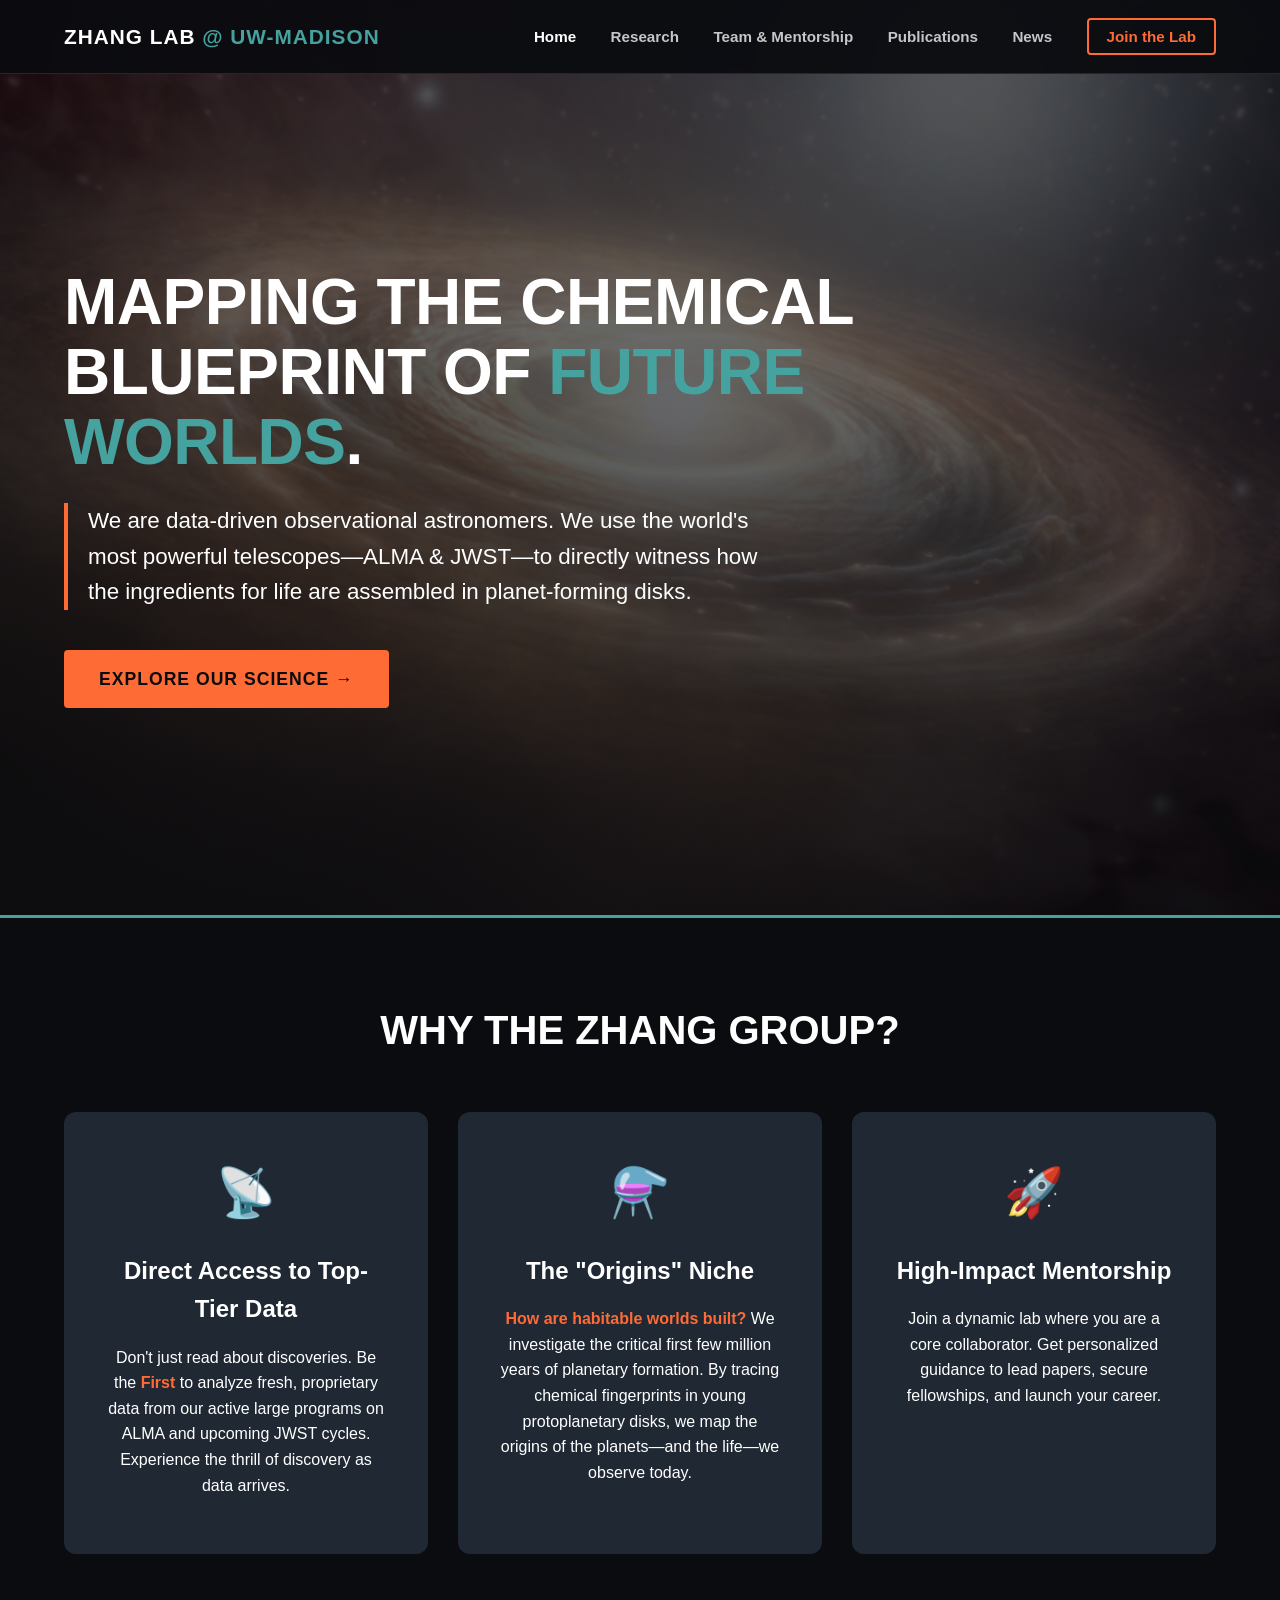
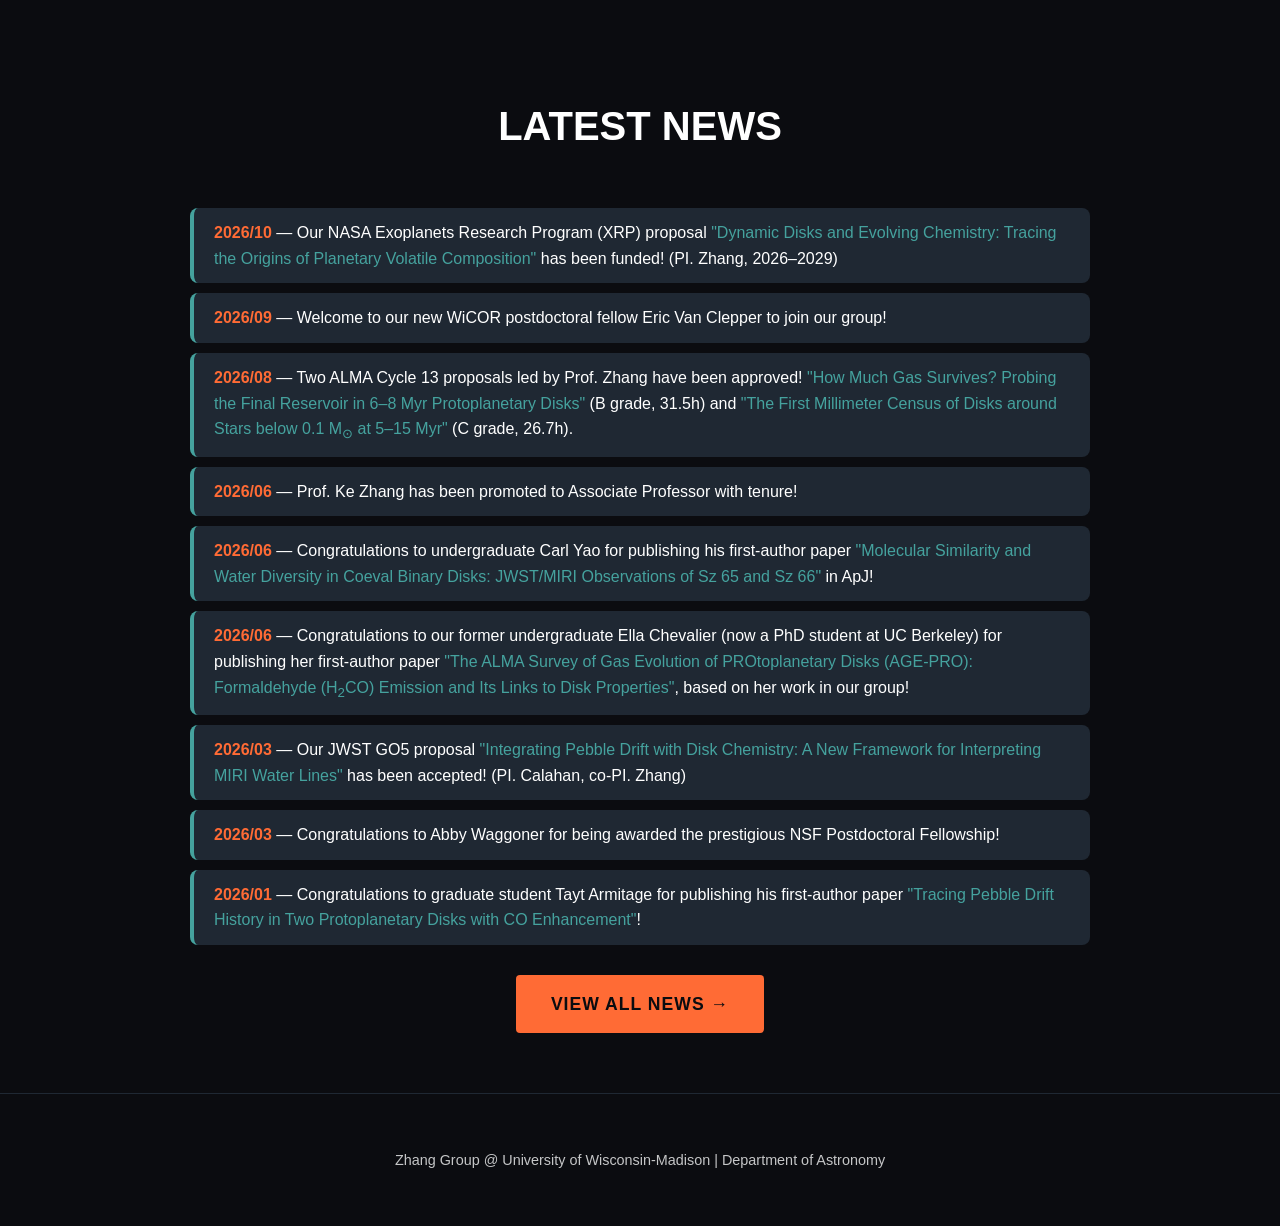
<file: index.html>
<!DOCTYPE html>
<html lang="en">
<head>
    <meta charset="UTF-8">
    <meta name="viewport" content="width=device-width, initial-scale=1.0">
    <title>Zhang Group | Chemical Origins of Worlds</title>
    <link rel="stylesheet" href="style.css">
</head>
<body>

    <nav class="navbar">
        <div class="logo">Zhang Lab <span>@ UW-Madison</span></div>
        <button class="mobile-menu-btn" aria-label="Toggle menu" style="display: none;">
            <span></span>
            <span></span>
            <span></span>
        </button>
        <style>@media(max-width:768px){.mobile-menu-btn{display:block!important}}</style>
        <div class="nav-links">
            <a href="index.html" class="active">Home</a>
            <a href="research.html">Research</a>
            <a href="team.html">Team & Mentorship</a>
            <a href="publications.html">Publications</a>
            <a href="news.html">News</a>
            <a href="join.html" class="cta">Join the Lab</a>
        </div>
    </nav>
    <script>
        document.querySelector('.mobile-menu-btn').addEventListener('click', function() {
            this.classList.toggle('active');
            document.querySelector('.nav-links').classList.toggle('active');
        });
    </script>

    <header class="hero">
        <div class="hero-content">
            <h1>Mapping the Chemical Blueprint of <span>Future Worlds</span>.</h1>
            <p>
                We are data-driven observational astronomers. We use the world's most powerful telescopes—ALMA & JWST—to directly witness how the ingredients for life are assembled in planet-forming disks.
            </p>
            <a href="research.html" class="btn">Explore Our Science →</a>
        </div>
    </header>

    <section class="container" style="text-align: center; padding-top: 80px;">
        <h2 style="font-size: 2.5rem; margin-bottom: 50px; text-transform: uppercase; color: var(--text-primary);">Why the Zhang Group?</h2>
        <div class="cards-grid">
            <div class="card">
                <div class="card-icon">📡</div>
                <h3>Direct Access to Top-Tier Data</h3>
                <p>Don't just read about discoveries. Be the <span class="highlight-text">First</span> to analyze fresh, proprietary data from our active large programs on ALMA and upcoming JWST cycles. Experience the thrill of discovery as data arrives.</p>
            </div>
            <div class="card">
                <div class="card-icon">⚗️</div>
                <h3>The "Origins" Niche</h3>
                <p><span class="highlight-text">How are habitable worlds built?</span> We investigate the critical first few million years of planetary formation. By tracing chemical fingerprints in young protoplanetary disks, we map the origins of the planets—and the life—we observe today.</p>
            </div>
            <div class="card">
                <div class="card-icon">🚀</div>
                <h3>High-Impact Mentorship</h3>
                <p>Join a dynamic lab where you are a core collaborator. Get personalized guidance to lead papers, secure fellowships, and launch your career.</p>
            </div>
        </div>
    </section>

    <section class="container" style="padding-top: 80px;">
        <h2 style="font-size: 2.5rem; margin-bottom: 50px; text-transform: uppercase; color: var(--text-primary); text-align: center;">Latest News</h2>
        <div class="news-list" style="max-width: 900px; margin: 0 auto;">
            <div class="news-item" style="background-color: var(--card-bg); padding: 12px 20px; border-radius: 8px; margin-bottom: 10px; border-left: 4px solid var(--accent-cyan);">
                <p style="margin: 0;"><span style="color: var(--accent-orange); font-weight: 600;">2026/10</span> — Our NASA Exoplanets Research Program (XRP) proposal <span style="color: var(--accent-cyan);">"Dynamic Disks and Evolving Chemistry: Tracing the Origins of Planetary Volatile Composition"</span> has been funded! (PI. Zhang, 2026&ndash;2029)</p>
            </div>
            <div class="news-item" style="background-color: var(--card-bg); padding: 12px 20px; border-radius: 8px; margin-bottom: 10px; border-left: 4px solid var(--accent-cyan);">
                <p style="margin: 0;"><span style="color: var(--accent-orange); font-weight: 600;">2026/09</span> — Welcome to our new WiCOR postdoctoral fellow Eric Van Clepper to join our group!</p>
            </div>
            <div class="news-item" style="background-color: var(--card-bg); padding: 12px 20px; border-radius: 8px; margin-bottom: 10px; border-left: 4px solid var(--accent-cyan);">
                <p style="margin: 0;"><span style="color: var(--accent-orange); font-weight: 600;">2026/08</span> — Two ALMA Cycle 13 proposals led by Prof. Zhang have been approved! <span style="color: var(--accent-cyan);">"How Much Gas Survives? Probing the Final Reservoir in 6&ndash;8 Myr Protoplanetary Disks"</span> (B grade, 31.5h) and <span style="color: var(--accent-cyan);">"The First Millimeter Census of Disks around Stars below 0.1 M<sub>&#8857;</sub> at 5&ndash;15 Myr"</span> (C grade, 26.7h).</p>
            </div>
            <div class="news-item" style="background-color: var(--card-bg); padding: 12px 20px; border-radius: 8px; margin-bottom: 10px; border-left: 4px solid var(--accent-cyan);">
                <p style="margin: 0;"><span style="color: var(--accent-orange); font-weight: 600;">2026/06</span> — Prof. Ke Zhang has been promoted to Associate Professor with tenure!</p>
            </div>
            <div class="news-item" style="background-color: var(--card-bg); padding: 12px 20px; border-radius: 8px; margin-bottom: 10px; border-left: 4px solid var(--accent-cyan);">
                <p style="margin: 0;"><span style="color: var(--accent-orange); font-weight: 600;">2026/06</span> — Congratulations to undergraduate Carl Yao for publishing his first-author paper <a href="https://ui.adsabs.harvard.edu/abs/2026ApJ..1005...70Y/abstract" target="_blank" style="color: var(--accent-cyan);">"Molecular Similarity and Water Diversity in Coeval Binary Disks: JWST/MIRI Observations of Sz 65 and Sz 66"</a> in ApJ!</p>
            </div>
            <div class="news-item" style="background-color: var(--card-bg); padding: 12px 20px; border-radius: 8px; margin-bottom: 10px; border-left: 4px solid var(--accent-cyan);">
                <p style="margin: 0;"><span style="color: var(--accent-orange); font-weight: 600;">2026/06</span> — Congratulations to our former undergraduate Ella Chevalier (now a PhD student at UC Berkeley) for publishing her first-author paper <a href="https://ui.adsabs.harvard.edu/abs/2026ApJ..1005..199C/abstract" target="_blank" style="color: var(--accent-cyan);">"The ALMA Survey of Gas Evolution of PROtoplanetary Disks (AGE-PRO): Formaldehyde (H<sub>2</sub>CO) Emission and Its Links to Disk Properties"</a>, based on her work in our group!</p>
            </div>
            <div class="news-item" style="background-color: var(--card-bg); padding: 12px 20px; border-radius: 8px; margin-bottom: 10px; border-left: 4px solid var(--accent-cyan);">
                <p style="margin: 0;"><span style="color: var(--accent-orange); font-weight: 600;">2026/03</span> — Our JWST GO5 proposal <a href="https://www.stsci.edu/jwst/science-execution/program-information?id=10532" target="_blank" style="color: var(--accent-cyan);">"Integrating Pebble Drift with Disk Chemistry: A New Framework for Interpreting MIRI Water Lines"</a> has been accepted! (PI. Calahan, co-PI. Zhang)</p>
            </div>
            <div class="news-item" style="background-color: var(--card-bg); padding: 12px 20px; border-radius: 8px; margin-bottom: 10px; border-left: 4px solid var(--accent-cyan);">
                <p style="margin: 0;"><span style="color: var(--accent-orange); font-weight: 600;">2026/03</span> — Congratulations to Abby Waggoner for being awarded the prestigious NSF Postdoctoral Fellowship!</p>
            </div>
            <div class="news-item" style="background-color: var(--card-bg); padding: 12px 20px; border-radius: 8px; margin-bottom: 10px; border-left: 4px solid var(--accent-cyan);">
                <p style="margin: 0;"><span style="color: var(--accent-orange); font-weight: 600;">2026/01</span> — Congratulations to graduate student Tayt Armitage for publishing his first-author paper <a href="https://arxiv.org/abs/2601.02545" target="_blank" style="color: var(--accent-cyan);">"Tracing Pebble Drift History in Two Protoplanetary Disks with CO Enhancement"</a>!</p>
            </div>
        </div>
        <div style="text-align: center; margin-top: 30px;">
            <a href="news.html" class="btn">View All News →</a>
        </div>
    </section>

    <footer>
        <p>Zhang Group @ University of Wisconsin-Madison | Department of Astronomy</p>
    </footer>

</body>
</html>
</file>
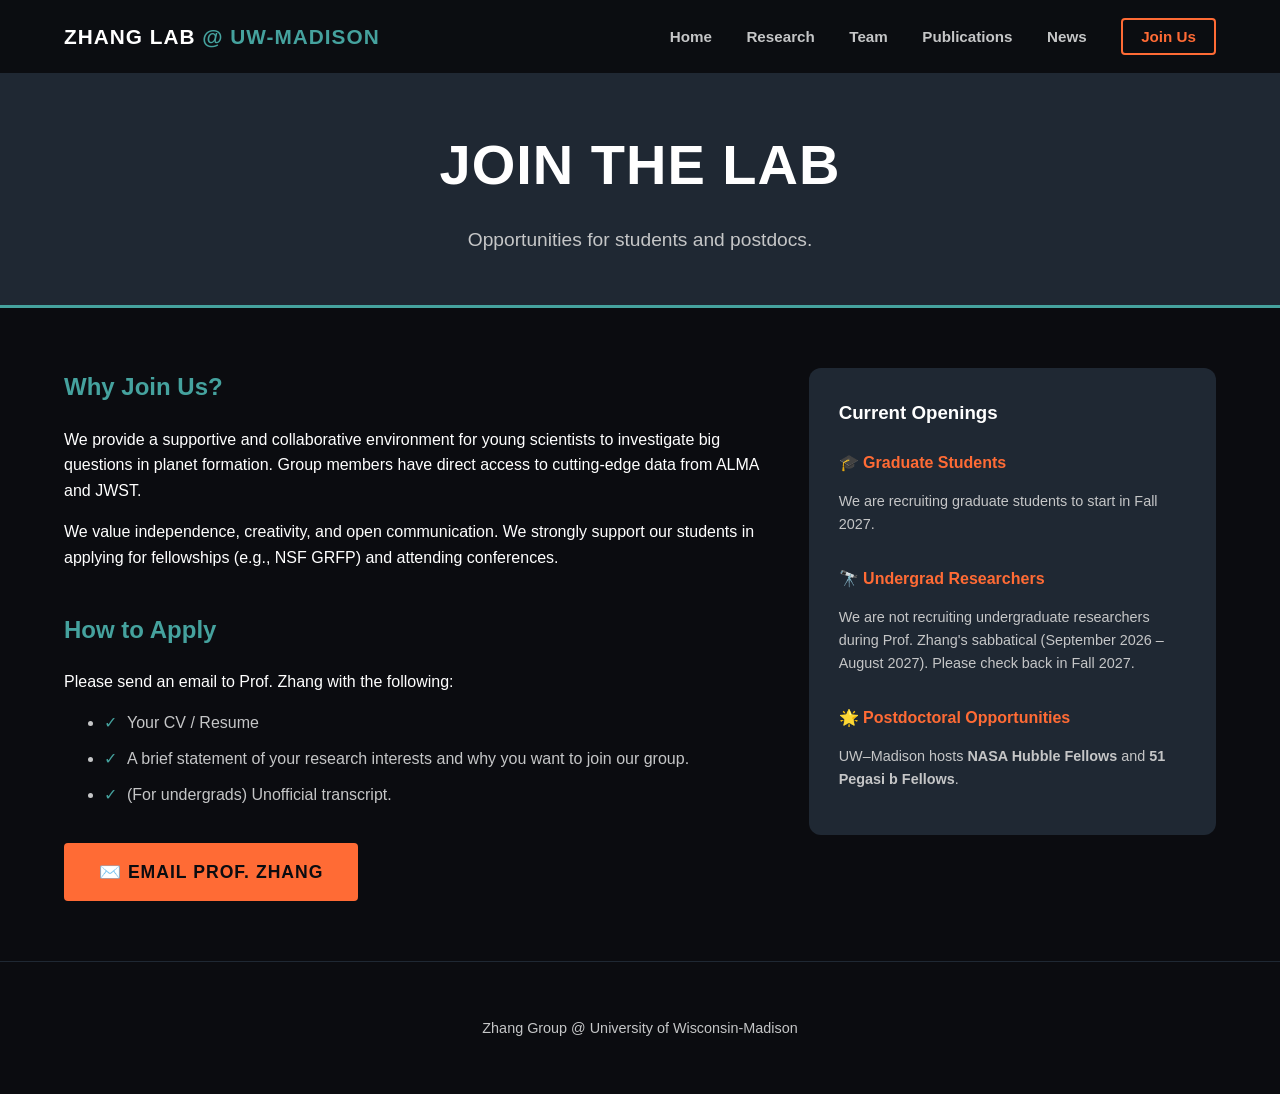
<file: join.html>
<!DOCTYPE html>
<html lang="en">
<head>
    <meta charset="UTF-8">
    <meta name="viewport" content="width=device-width, initial-scale=1.0">
    <title>Zhang Lab | Join Us</title>
    <link rel="stylesheet" href="style.css">
</head>
<body>

    <nav class="navbar">
        <div class="logo">Zhang Lab <span>@ UW-Madison</span></div>
        <button class="mobile-menu-btn" aria-label="Toggle menu" style="display: none;">
            <span></span>
            <span></span>
            <span></span>
        </button>
        <style>@media(max-width:768px){.mobile-menu-btn{display:block!important}}</style>
        <div class="nav-links">
            <a href="index.html">Home</a>
            <a href="research.html">Research</a>
            <a href="team.html">Team</a>
            <a href="publications.html">Publications</a>
            <a href="news.html">News</a>
            <a href="join.html" class="active cta">Join Us</a>
        </div>
    </nav>
    <script>
        document.querySelector('.mobile-menu-btn').addEventListener('click', function() {
            this.classList.toggle('active');
            document.querySelector('.nav-links').classList.toggle('active');
        });
    </script>

    <header class="page-header">
        <h1>Join the Lab</h1>
        <p style="color: var(--text-secondary);">Opportunities for students and postdocs.</p>
    </header>

    <section class="container join-content">
        <div class="join-text">
            <h2 style="color: var(--accent-cyan);">Why Join Us?</h2>
            <p>We provide a supportive and collaborative environment for young scientists to investigate big questions in planet formation. Group members have direct access to cutting-edge data from ALMA and JWST.</p>
            <p>We value independence, creativity, and open communication. We strongly support our students in applying for fellowships (e.g., NSF GRFP) and attending conferences.</p>
            
            <h2 style="color: var(--accent-cyan); margin-top: 40px;">How to Apply</h2>
            <p>Please send an email to Prof. Zhang with the following:</p>
            <ul class="checklist" style="color: var(--text-secondary);">
                <li>Your CV / Resume</li>
                <li>A brief statement of your research interests and why you want to join our group.</li>
                <li>(For undergrads) Unofficial transcript.</li>
            </ul>
            <a href="mailto:ke.zhang@wisc.edu" class="btn" style="margin-top: 20px;">✉️ Email Prof. Zhang</a>

            
        </div>

        <div class="join-sidebar">
            <h3>Current Openings</h3>
            <div style="margin-top: 20px;">
                <h4 style="margin-bottom: 10px; color: var(--accent-orange);">🎓 Graduate Students</h4>
                <p style="font-size: 0.9rem; color: var(--text-secondary);">We are recruiting graduate students to start in Fall 2027.</p>
            </div>
            <div style="margin-top: 30px;">
                <h4 style="margin-bottom: 10px; color: var(--accent-orange);">🔭 Undergrad Researchers</h4>
                <p style="font-size: 0.9rem; color: var(--text-secondary);">We are not recruiting undergraduate researchers during Prof. Zhang's sabbatical (September 2026 &ndash; August 2027). Please check back in Fall 2027.</p>
            </div>
            <div style="margin-top: 30px;">
                <h4 style="margin-bottom: 10px; color: var(--accent-orange);">🌟 Postdoctoral Opportunities</h4>
                <p style="font-size: 0.9rem; color: var(--text-secondary);">
                    UW–Madison hosts <strong><a href="https://www.stsci.edu/stsci-research/fellowships/nasa-hubble-fellowship-program" target="_blank" rel="noopener">NASA Hubble Fellows</a></strong> and <strong><a href="https://www.hsfoundation.org/programs/science/51-pegasi-b-fellowship/" target="_blank" rel="noopener">51 Pegasi b Fellows</a></strong>.
                </p>
            </div>
        </div>
    </section>

    <footer>
        <p>Zhang Group @ University of Wisconsin-Madison</p>
    </footer>

</body>
</html>
</file>
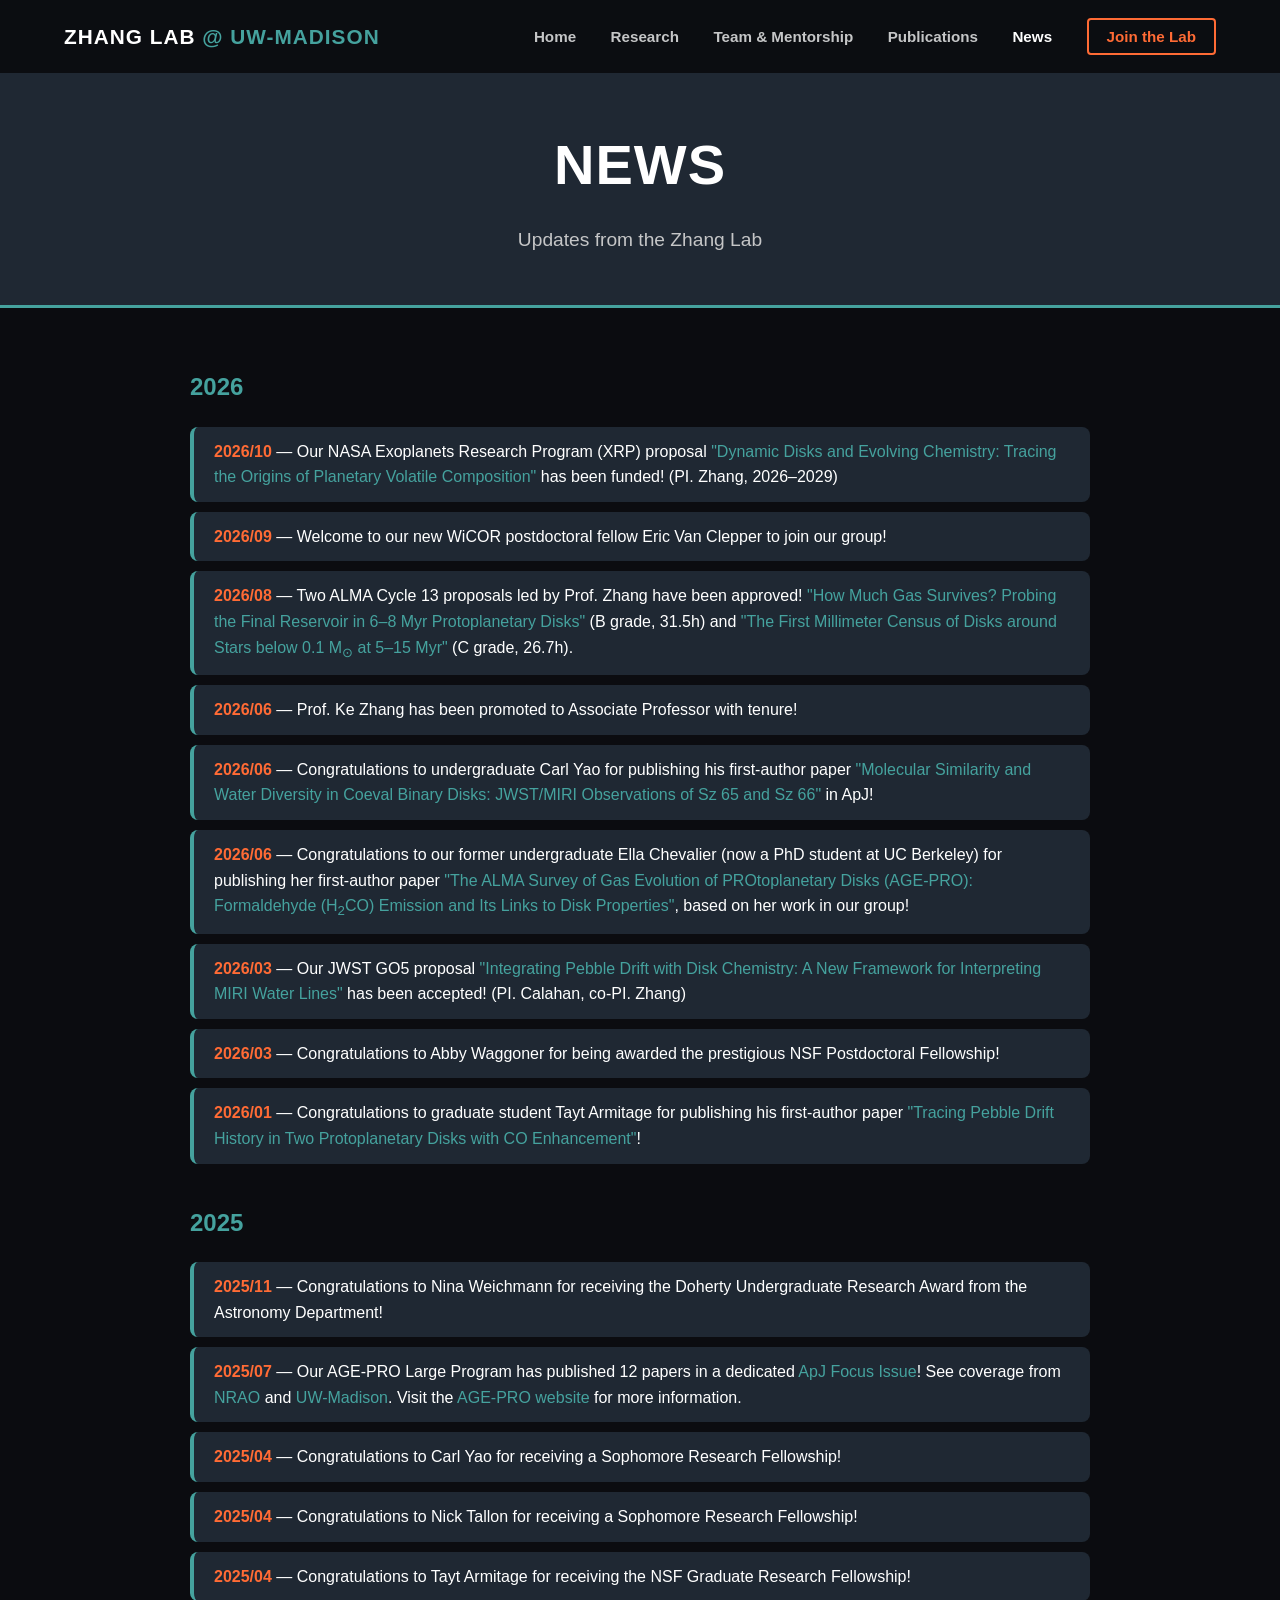
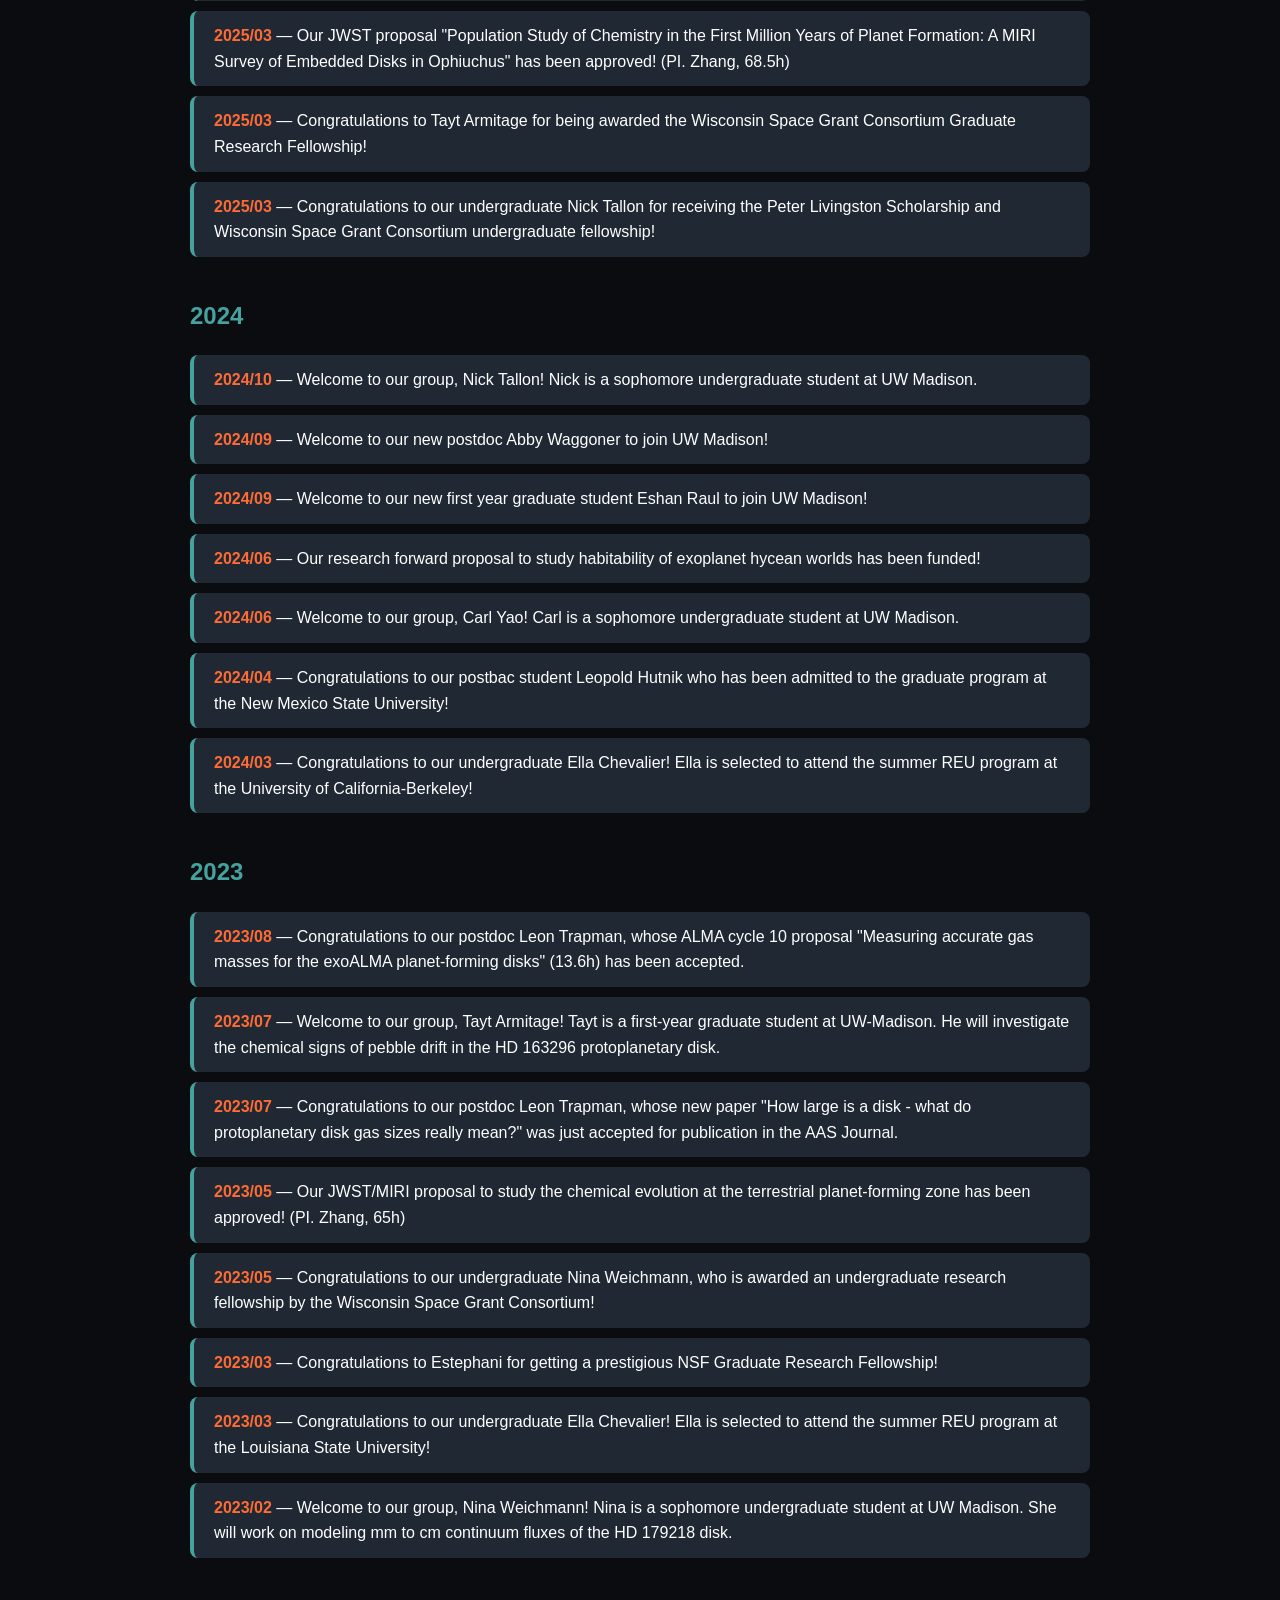
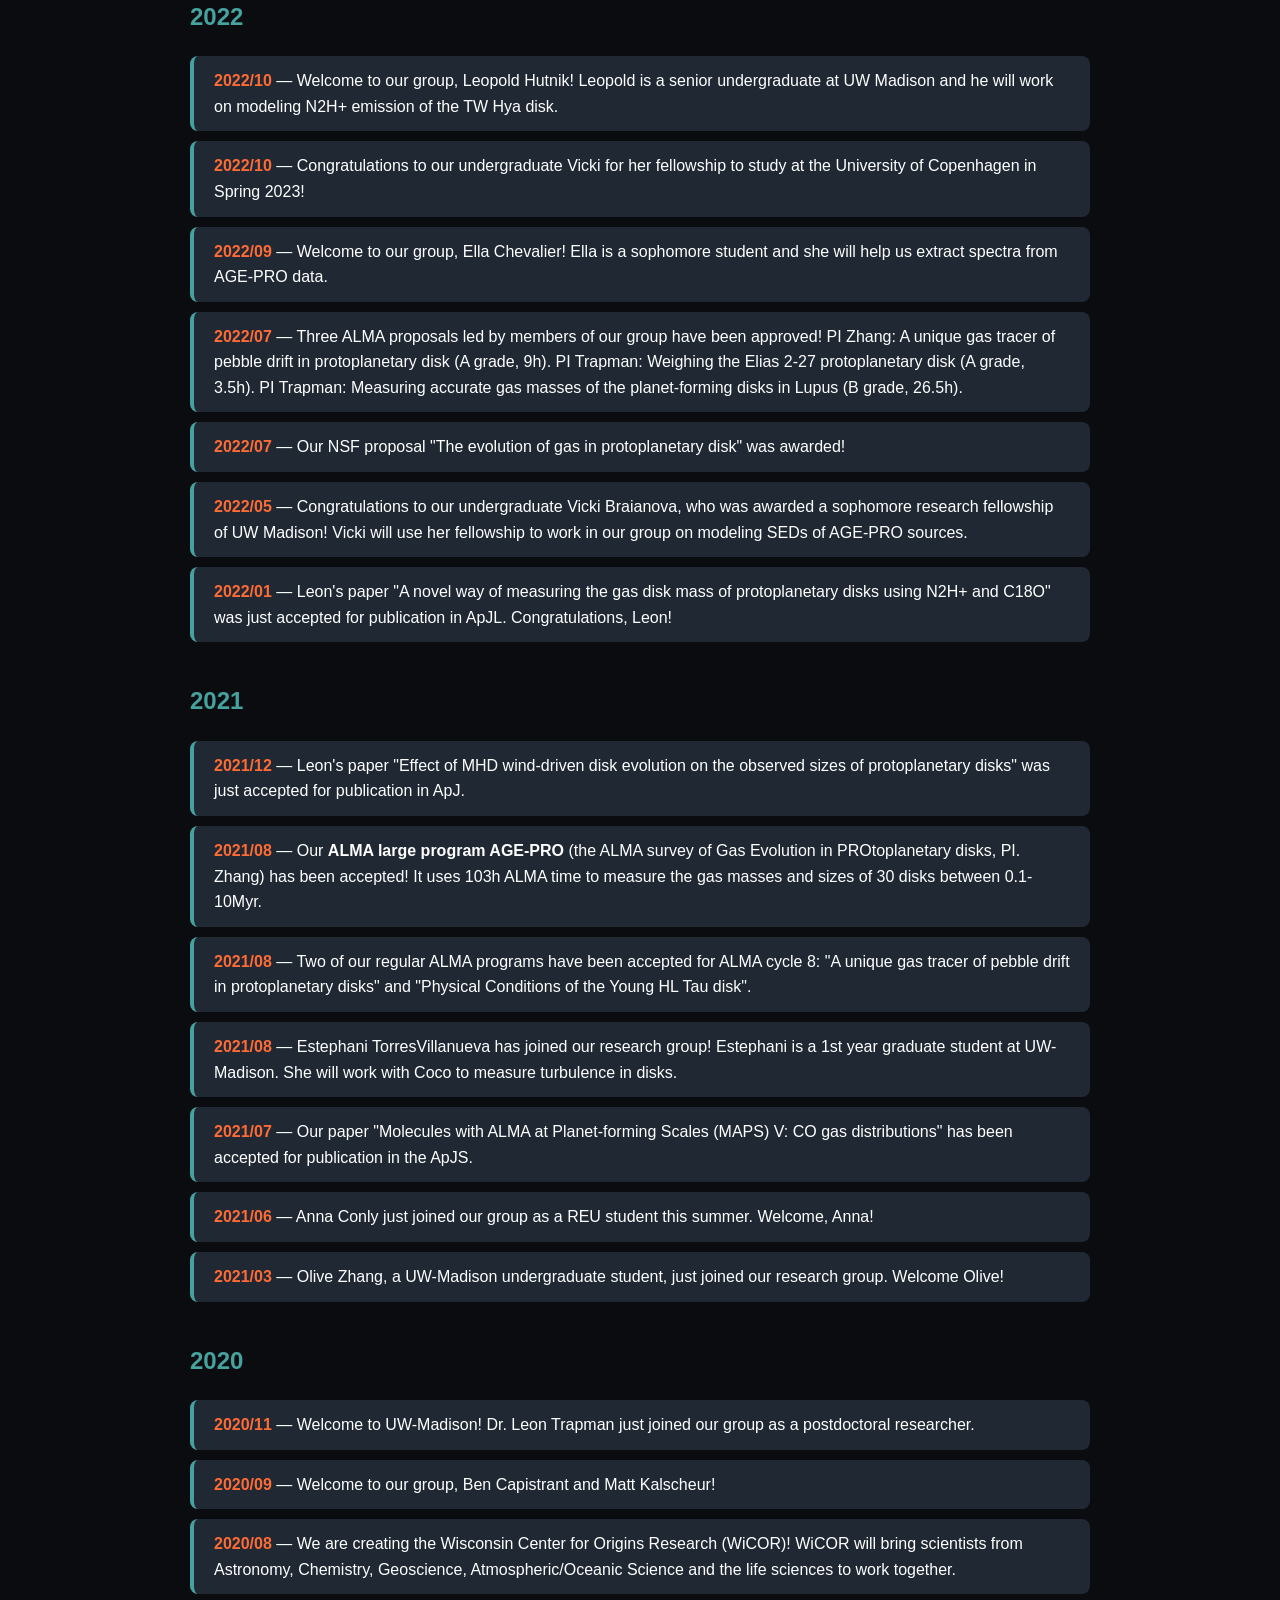
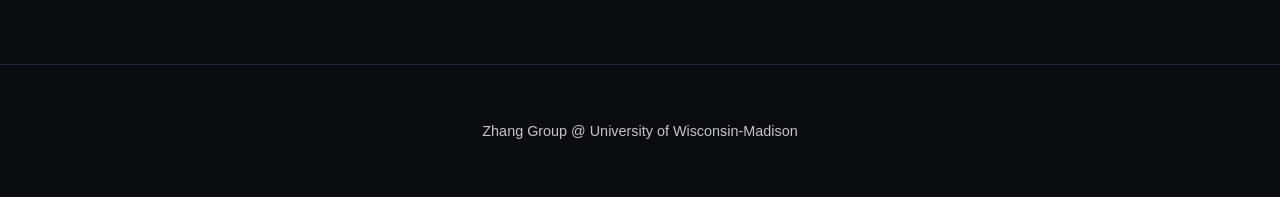
<file: news.html>
<!DOCTYPE html>
<html lang="en">
<head>
    <meta charset="UTF-8">
    <meta name="viewport" content="width=device-width, initial-scale=1.0">
    <title>Zhang Lab | News</title>
    <link rel="stylesheet" href="style.css">
</head>
<body>

    <nav class="navbar">
        <div class="logo">Zhang Lab <span>@ UW-Madison</span></div>
        <button class="mobile-menu-btn" aria-label="Toggle menu" style="display: none;">
            <span></span>
            <span></span>
            <span></span>
        </button>
        <style>@media(max-width:768px){.mobile-menu-btn{display:block!important}}</style>
        <div class="nav-links">
            <a href="index.html">Home</a>
            <a href="research.html">Research</a>
            <a href="team.html">Team & Mentorship</a>
            <a href="publications.html">Publications</a>
            <a href="news.html" class="active">News</a>
            <a href="join.html" class="cta">Join the Lab</a>
        </div>
    </nav>
    <script>
        document.querySelector('.mobile-menu-btn').addEventListener('click', function() {
            this.classList.toggle('active');
            document.querySelector('.nav-links').classList.toggle('active');
        });
    </script>

    <header class="page-header">
        <h1>News</h1>
        <p>Updates from the Zhang Lab</p>
    </header>

    <section class="container">
        <div class="news-list" style="max-width: 900px; margin: 0 auto;">

            <h2 style="margin-bottom: 20px; color: var(--accent-cyan);">2026</h2>

            <div class="news-item" style="background-color: var(--card-bg); padding: 12px 20px; border-radius: 8px; margin-bottom: 10px; border-left: 4px solid var(--accent-cyan);">
                <p style="margin: 0;"><span style="color: var(--accent-orange); font-weight: 600;">2026/10</span> — Our NASA Exoplanets Research Program (XRP) proposal <span style="color: var(--accent-cyan);">"Dynamic Disks and Evolving Chemistry: Tracing the Origins of Planetary Volatile Composition"</span> has been funded! (PI. Zhang, 2026&ndash;2029)</p>
            </div>
            <div class="news-item" style="background-color: var(--card-bg); padding: 12px 20px; border-radius: 8px; margin-bottom: 10px; border-left: 4px solid var(--accent-cyan);">
                <p style="margin: 0;"><span style="color: var(--accent-orange); font-weight: 600;">2026/09</span> — Welcome to our new WiCOR postdoctoral fellow Eric Van Clepper to join our group!</p>
            </div>
            <div class="news-item" style="background-color: var(--card-bg); padding: 12px 20px; border-radius: 8px; margin-bottom: 10px; border-left: 4px solid var(--accent-cyan);">
                <p style="margin: 0;"><span style="color: var(--accent-orange); font-weight: 600;">2026/08</span> — Two ALMA Cycle 13 proposals led by Prof. Zhang have been approved! <span style="color: var(--accent-cyan);">"How Much Gas Survives? Probing the Final Reservoir in 6&ndash;8 Myr Protoplanetary Disks"</span> (B grade, 31.5h) and <span style="color: var(--accent-cyan);">"The First Millimeter Census of Disks around Stars below 0.1 M<sub>&#8857;</sub> at 5&ndash;15 Myr"</span> (C grade, 26.7h).</p>
            </div>
            <div class="news-item" style="background-color: var(--card-bg); padding: 12px 20px; border-radius: 8px; margin-bottom: 10px; border-left: 4px solid var(--accent-cyan);">
                <p style="margin: 0;"><span style="color: var(--accent-orange); font-weight: 600;">2026/06</span> — Prof. Ke Zhang has been promoted to Associate Professor with tenure!</p>
            </div>
            <div class="news-item" style="background-color: var(--card-bg); padding: 12px 20px; border-radius: 8px; margin-bottom: 10px; border-left: 4px solid var(--accent-cyan);">
                <p style="margin: 0;"><span style="color: var(--accent-orange); font-weight: 600;">2026/06</span> — Congratulations to undergraduate Carl Yao for publishing his first-author paper <a href="https://ui.adsabs.harvard.edu/abs/2026ApJ..1005...70Y/abstract" target="_blank" style="color: var(--accent-cyan);">"Molecular Similarity and Water Diversity in Coeval Binary Disks: JWST/MIRI Observations of Sz 65 and Sz 66"</a> in ApJ!</p>
            </div>
            <div class="news-item" style="background-color: var(--card-bg); padding: 12px 20px; border-radius: 8px; margin-bottom: 10px; border-left: 4px solid var(--accent-cyan);">
                <p style="margin: 0;"><span style="color: var(--accent-orange); font-weight: 600;">2026/06</span> — Congratulations to our former undergraduate Ella Chevalier (now a PhD student at UC Berkeley) for publishing her first-author paper <a href="https://ui.adsabs.harvard.edu/abs/2026ApJ..1005..199C/abstract" target="_blank" style="color: var(--accent-cyan);">"The ALMA Survey of Gas Evolution of PROtoplanetary Disks (AGE-PRO): Formaldehyde (H<sub>2</sub>CO) Emission and Its Links to Disk Properties"</a>, based on her work in our group!</p>
            </div>
            <div class="news-item" style="background-color: var(--card-bg); padding: 12px 20px; border-radius: 8px; margin-bottom: 10px; border-left: 4px solid var(--accent-cyan);">
                <p style="margin: 0;"><span style="color: var(--accent-orange); font-weight: 600;">2026/03</span> — Our JWST GO5 proposal <a href="https://www.stsci.edu/jwst/science-execution/program-information?id=10532" target="_blank" style="color: var(--accent-cyan);">"Integrating Pebble Drift with Disk Chemistry: A New Framework for Interpreting MIRI Water Lines"</a> has been accepted! (PI. Calahan, co-PI. Zhang)</p>
            </div>
            <div class="news-item" style="background-color: var(--card-bg); padding: 12px 20px; border-radius: 8px; margin-bottom: 10px; border-left: 4px solid var(--accent-cyan);">
                <p style="margin: 0;"><span style="color: var(--accent-orange); font-weight: 600;">2026/03</span> — Congratulations to Abby Waggoner for being awarded the prestigious NSF Postdoctoral Fellowship!</p>
            </div>
            <div class="news-item" style="background-color: var(--card-bg); padding: 12px 20px; border-radius: 8px; margin-bottom: 10px; border-left: 4px solid var(--accent-cyan);">
                <p style="margin: 0;"><span style="color: var(--accent-orange); font-weight: 600;">2026/01</span> — Congratulations to graduate student Tayt Armitage for publishing his first-author paper <a href="https://arxiv.org/abs/2601.02545" target="_blank" style="color: var(--accent-cyan);">"Tracing Pebble Drift History in Two Protoplanetary Disks with CO Enhancement"</a>!</p>
            </div>

            <h2 style="margin-top: 40px; margin-bottom: 20px; color: var(--accent-cyan);">2025</h2>

            <div class="news-item" style="background-color: var(--card-bg); padding: 12px 20px; border-radius: 8px; margin-bottom: 10px; border-left: 4px solid var(--accent-cyan);">
                <p style="margin: 0;"><span style="color: var(--accent-orange); font-weight: 600;">2025/11</span> — Congratulations to Nina Weichmann for receiving the Doherty Undergraduate Research Award from the Astronomy Department!</p>
            </div>
            <div class="news-item" style="background-color: var(--card-bg); padding: 12px 20px; border-radius: 8px; margin-bottom: 10px; border-left: 4px solid var(--accent-cyan);">
                <p style="margin: 0;"><span style="color: var(--accent-orange); font-weight: 600;">2025/07</span> — Our AGE-PRO Large Program has published 12 papers in a dedicated <a href="https://iopscience.iop.org/collections/apj-250623-01-Focus-on-AGE-PRO" target="_blank" style="color: var(--accent-cyan);">ApJ Focus Issue</a>! See coverage from <a href="https://public.nrao.edu/news/alma-planet-forming-disks/" target="_blank" style="color: var(--accent-cyan);">NRAO</a> and <a href="https://news.wisc.edu/measuring-gases-around-young-stars-astronomers-unlock-major-clues-to-planet-formation/" target="_blank" style="color: var(--accent-cyan);">UW-Madison</a>. Visit the <a href="https://agepro.das.uchile.cl" target="_blank" style="color: var(--accent-cyan);">AGE-PRO website</a> for more information.</p>
            </div>
            <div class="news-item" style="background-color: var(--card-bg); padding: 12px 20px; border-radius: 8px; margin-bottom: 10px; border-left: 4px solid var(--accent-cyan);">
                <p style="margin: 0;"><span style="color: var(--accent-orange); font-weight: 600;">2025/04</span> — Congratulations to Carl Yao for receiving a Sophomore Research Fellowship!</p>
            </div>
            <div class="news-item" style="background-color: var(--card-bg); padding: 12px 20px; border-radius: 8px; margin-bottom: 10px; border-left: 4px solid var(--accent-cyan);">
                <p style="margin: 0;"><span style="color: var(--accent-orange); font-weight: 600;">2025/04</span> — Congratulations to Nick Tallon for receiving a Sophomore Research Fellowship!</p>
            </div>
            <div class="news-item" style="background-color: var(--card-bg); padding: 12px 20px; border-radius: 8px; margin-bottom: 10px; border-left: 4px solid var(--accent-cyan);">
                <p style="margin: 0;"><span style="color: var(--accent-orange); font-weight: 600;">2025/04</span> — Congratulations to Tayt Armitage for receiving the NSF Graduate Research Fellowship!</p>
            </div>
            <div class="news-item" style="background-color: var(--card-bg); padding: 12px 20px; border-radius: 8px; margin-bottom: 10px; border-left: 4px solid var(--accent-cyan);">
                <p style="margin: 0;"><span style="color: var(--accent-orange); font-weight: 600;">2025/03</span> — Our JWST proposal "Population Study of Chemistry in the First Million Years of Planet Formation: A MIRI Survey of Embedded Disks in Ophiuchus" has been approved! (PI. Zhang, 68.5h)</p>
            </div>
            <div class="news-item" style="background-color: var(--card-bg); padding: 12px 20px; border-radius: 8px; margin-bottom: 10px; border-left: 4px solid var(--accent-cyan);">
                <p style="margin: 0;"><span style="color: var(--accent-orange); font-weight: 600;">2025/03</span> — Congratulations to Tayt Armitage for being awarded the Wisconsin Space Grant Consortium Graduate Research Fellowship!</p>
            </div>
            <div class="news-item" style="background-color: var(--card-bg); padding: 12px 20px; border-radius: 8px; margin-bottom: 10px; border-left: 4px solid var(--accent-cyan);">
                <p style="margin: 0;"><span style="color: var(--accent-orange); font-weight: 600;">2025/03</span> — Congratulations to our undergraduate Nick Tallon for receiving the Peter Livingston Scholarship and Wisconsin Space Grant Consortium undergraduate fellowship!</p>
            </div>

            <h2 style="margin-top: 40px; margin-bottom: 20px; color: var(--accent-cyan);">2024</h2>

            <div class="news-item" style="background-color: var(--card-bg); padding: 12px 20px; border-radius: 8px; margin-bottom: 10px; border-left: 4px solid var(--accent-cyan);">
                <p style="margin: 0;"><span style="color: var(--accent-orange); font-weight: 600;">2024/10</span> — Welcome to our group, Nick Tallon! Nick is a sophomore undergraduate student at UW Madison.</p>
            </div>
            <div class="news-item" style="background-color: var(--card-bg); padding: 12px 20px; border-radius: 8px; margin-bottom: 10px; border-left: 4px solid var(--accent-cyan);">
                <p style="margin: 0;"><span style="color: var(--accent-orange); font-weight: 600;">2024/09</span> — Welcome to our new postdoc Abby Waggoner to join UW Madison!</p>
            </div>
            <div class="news-item" style="background-color: var(--card-bg); padding: 12px 20px; border-radius: 8px; margin-bottom: 10px; border-left: 4px solid var(--accent-cyan);">
                <p style="margin: 0;"><span style="color: var(--accent-orange); font-weight: 600;">2024/09</span> — Welcome to our new first year graduate student Eshan Raul to join UW Madison!</p>
            </div>
            <div class="news-item" style="background-color: var(--card-bg); padding: 12px 20px; border-radius: 8px; margin-bottom: 10px; border-left: 4px solid var(--accent-cyan);">
                <p style="margin: 0;"><span style="color: var(--accent-orange); font-weight: 600;">2024/06</span> — Our research forward proposal to study habitability of exoplanet hycean worlds has been funded!</p>
            </div>
            <div class="news-item" style="background-color: var(--card-bg); padding: 12px 20px; border-radius: 8px; margin-bottom: 10px; border-left: 4px solid var(--accent-cyan);">
                <p style="margin: 0;"><span style="color: var(--accent-orange); font-weight: 600;">2024/06</span> — Welcome to our group, Carl Yao! Carl is a sophomore undergraduate student at UW Madison.</p>
            </div>
            <div class="news-item" style="background-color: var(--card-bg); padding: 12px 20px; border-radius: 8px; margin-bottom: 10px; border-left: 4px solid var(--accent-cyan);">
                <p style="margin: 0;"><span style="color: var(--accent-orange); font-weight: 600;">2024/04</span> — Congratulations to our postbac student Leopold Hutnik who has been admitted to the graduate program at the New Mexico State University!</p>
            </div>
            <div class="news-item" style="background-color: var(--card-bg); padding: 12px 20px; border-radius: 8px; margin-bottom: 10px; border-left: 4px solid var(--accent-cyan);">
                <p style="margin: 0;"><span style="color: var(--accent-orange); font-weight: 600;">2024/03</span> — Congratulations to our undergraduate Ella Chevalier! Ella is selected to attend the summer REU program at the University of California-Berkeley!</p>
            </div>

            <h2 style="margin-top: 40px; margin-bottom: 20px; color: var(--accent-cyan);">2023</h2>

            <div class="news-item" style="background-color: var(--card-bg); padding: 12px 20px; border-radius: 8px; margin-bottom: 10px; border-left: 4px solid var(--accent-cyan);">
                <p style="margin: 0;"><span style="color: var(--accent-orange); font-weight: 600;">2023/08</span> — Congratulations to our postdoc Leon Trapman, whose ALMA cycle 10 proposal "Measuring accurate gas masses for the exoALMA planet-forming disks" (13.6h) has been accepted.</p>
            </div>
            <div class="news-item" style="background-color: var(--card-bg); padding: 12px 20px; border-radius: 8px; margin-bottom: 10px; border-left: 4px solid var(--accent-cyan);">
                <p style="margin: 0;"><span style="color: var(--accent-orange); font-weight: 600;">2023/07</span> — Welcome to our group, Tayt Armitage! Tayt is a first-year graduate student at UW-Madison. He will investigate the chemical signs of pebble drift in the HD 163296 protoplanetary disk.</p>
            </div>
            <div class="news-item" style="background-color: var(--card-bg); padding: 12px 20px; border-radius: 8px; margin-bottom: 10px; border-left: 4px solid var(--accent-cyan);">
                <p style="margin: 0;"><span style="color: var(--accent-orange); font-weight: 600;">2023/07</span> — Congratulations to our postdoc Leon Trapman, whose new paper "How large is a disk - what do protoplanetary disk gas sizes really mean?" was just accepted for publication in the AAS Journal.</p>
            </div>
            <div class="news-item" style="background-color: var(--card-bg); padding: 12px 20px; border-radius: 8px; margin-bottom: 10px; border-left: 4px solid var(--accent-cyan);">
                <p style="margin: 0;"><span style="color: var(--accent-orange); font-weight: 600;">2023/05</span> — Our JWST/MIRI proposal to study the chemical evolution at the terrestrial planet-forming zone has been approved! (PI. Zhang, 65h)</p>
            </div>
            <div class="news-item" style="background-color: var(--card-bg); padding: 12px 20px; border-radius: 8px; margin-bottom: 10px; border-left: 4px solid var(--accent-cyan);">
                <p style="margin: 0;"><span style="color: var(--accent-orange); font-weight: 600;">2023/05</span> — Congratulations to our undergraduate Nina Weichmann, who is awarded an undergraduate research fellowship by the Wisconsin Space Grant Consortium!</p>
            </div>
            <div class="news-item" style="background-color: var(--card-bg); padding: 12px 20px; border-radius: 8px; margin-bottom: 10px; border-left: 4px solid var(--accent-cyan);">
                <p style="margin: 0;"><span style="color: var(--accent-orange); font-weight: 600;">2023/03</span> — Congratulations to Estephani for getting a prestigious NSF Graduate Research Fellowship!</p>
            </div>
            <div class="news-item" style="background-color: var(--card-bg); padding: 12px 20px; border-radius: 8px; margin-bottom: 10px; border-left: 4px solid var(--accent-cyan);">
                <p style="margin: 0;"><span style="color: var(--accent-orange); font-weight: 600;">2023/03</span> — Congratulations to our undergraduate Ella Chevalier! Ella is selected to attend the summer REU program at the Louisiana State University!</p>
            </div>
            <div class="news-item" style="background-color: var(--card-bg); padding: 12px 20px; border-radius: 8px; margin-bottom: 10px; border-left: 4px solid var(--accent-cyan);">
                <p style="margin: 0;"><span style="color: var(--accent-orange); font-weight: 600;">2023/02</span> — Welcome to our group, Nina Weichmann! Nina is a sophomore undergraduate student at UW Madison. She will work on modeling mm to cm continuum fluxes of the HD 179218 disk.</p>
            </div>

            <h2 style="margin-top: 40px; margin-bottom: 20px; color: var(--accent-cyan);">2022</h2>

            <div class="news-item" style="background-color: var(--card-bg); padding: 12px 20px; border-radius: 8px; margin-bottom: 10px; border-left: 4px solid var(--accent-cyan);">
                <p style="margin: 0;"><span style="color: var(--accent-orange); font-weight: 600;">2022/10</span> — Welcome to our group, Leopold Hutnik! Leopold is a senior undergraduate at UW Madison and he will work on modeling N2H+ emission of the TW Hya disk.</p>
            </div>
            <div class="news-item" style="background-color: var(--card-bg); padding: 12px 20px; border-radius: 8px; margin-bottom: 10px; border-left: 4px solid var(--accent-cyan);">
                <p style="margin: 0;"><span style="color: var(--accent-orange); font-weight: 600;">2022/10</span> — Congratulations to our undergraduate Vicki for her fellowship to study at the University of Copenhagen in Spring 2023!</p>
            </div>
            <div class="news-item" style="background-color: var(--card-bg); padding: 12px 20px; border-radius: 8px; margin-bottom: 10px; border-left: 4px solid var(--accent-cyan);">
                <p style="margin: 0;"><span style="color: var(--accent-orange); font-weight: 600;">2022/09</span> — Welcome to our group, Ella Chevalier! Ella is a sophomore student and she will help us extract spectra from AGE-PRO data.</p>
            </div>
            <div class="news-item" style="background-color: var(--card-bg); padding: 12px 20px; border-radius: 8px; margin-bottom: 10px; border-left: 4px solid var(--accent-cyan);">
                <p style="margin: 0;"><span style="color: var(--accent-orange); font-weight: 600;">2022/07</span> — Three ALMA proposals led by members of our group have been approved! PI Zhang: A unique gas tracer of pebble drift in protoplanetary disk (A grade, 9h). PI Trapman: Weighing the Elias 2-27 protoplanetary disk (A grade, 3.5h). PI Trapman: Measuring accurate gas masses of the planet-forming disks in Lupus (B grade, 26.5h).</p>
            </div>
            <div class="news-item" style="background-color: var(--card-bg); padding: 12px 20px; border-radius: 8px; margin-bottom: 10px; border-left: 4px solid var(--accent-cyan);">
                <p style="margin: 0;"><span style="color: var(--accent-orange); font-weight: 600;">2022/07</span> — Our NSF proposal "The evolution of gas in protoplanetary disk" was awarded!</p>
            </div>
            <div class="news-item" style="background-color: var(--card-bg); padding: 12px 20px; border-radius: 8px; margin-bottom: 10px; border-left: 4px solid var(--accent-cyan);">
                <p style="margin: 0;"><span style="color: var(--accent-orange); font-weight: 600;">2022/05</span> — Congratulations to our undergraduate Vicki Braianova, who was awarded a sophomore research fellowship of UW Madison! Vicki will use her fellowship to work in our group on modeling SEDs of AGE-PRO sources.</p>
            </div>
            <div class="news-item" style="background-color: var(--card-bg); padding: 12px 20px; border-radius: 8px; margin-bottom: 10px; border-left: 4px solid var(--accent-cyan);">
                <p style="margin: 0;"><span style="color: var(--accent-orange); font-weight: 600;">2022/01</span> — Leon's paper "A novel way of measuring the gas disk mass of protoplanetary disks using N2H+ and C18O" was just accepted for publication in ApJL. Congratulations, Leon!</p>
            </div>

            <h2 style="margin-top: 40px; margin-bottom: 20px; color: var(--accent-cyan);">2021</h2>

            <div class="news-item" style="background-color: var(--card-bg); padding: 12px 20px; border-radius: 8px; margin-bottom: 10px; border-left: 4px solid var(--accent-cyan);">
                <p style="margin: 0;"><span style="color: var(--accent-orange); font-weight: 600;">2021/12</span> — Leon's paper "Effect of MHD wind-driven disk evolution on the observed sizes of protoplanetary disks" was just accepted for publication in ApJ.</p>
            </div>
            <div class="news-item" style="background-color: var(--card-bg); padding: 12px 20px; border-radius: 8px; margin-bottom: 10px; border-left: 4px solid var(--accent-cyan);">
                <p style="margin: 0;"><span style="color: var(--accent-orange); font-weight: 600;">2021/08</span> — Our <strong>ALMA large program AGE-PRO</strong> (the ALMA survey of Gas Evolution in PROtoplanetary disks, PI. Zhang) has been accepted! It uses 103h ALMA time to measure the gas masses and sizes of 30 disks between 0.1-10Myr.</p>
            </div>
            <div class="news-item" style="background-color: var(--card-bg); padding: 12px 20px; border-radius: 8px; margin-bottom: 10px; border-left: 4px solid var(--accent-cyan);">
                <p style="margin: 0;"><span style="color: var(--accent-orange); font-weight: 600;">2021/08</span> — Two of our regular ALMA programs have been accepted for ALMA cycle 8: "A unique gas tracer of pebble drift in protoplanetary disks" and "Physical Conditions of the Young HL Tau disk".</p>
            </div>
            <div class="news-item" style="background-color: var(--card-bg); padding: 12px 20px; border-radius: 8px; margin-bottom: 10px; border-left: 4px solid var(--accent-cyan);">
                <p style="margin: 0;"><span style="color: var(--accent-orange); font-weight: 600;">2021/08</span> — Estephani TorresVillanueva has joined our research group! Estephani is a 1st year graduate student at UW-Madison. She will work with Coco to measure turbulence in disks.</p>
            </div>
            <div class="news-item" style="background-color: var(--card-bg); padding: 12px 20px; border-radius: 8px; margin-bottom: 10px; border-left: 4px solid var(--accent-cyan);">
                <p style="margin: 0;"><span style="color: var(--accent-orange); font-weight: 600;">2021/07</span> — Our paper "Molecules with ALMA at Planet-forming Scales (MAPS) V: CO gas distributions" has been accepted for publication in the ApJS.</p>
            </div>
            <div class="news-item" style="background-color: var(--card-bg); padding: 12px 20px; border-radius: 8px; margin-bottom: 10px; border-left: 4px solid var(--accent-cyan);">
                <p style="margin: 0;"><span style="color: var(--accent-orange); font-weight: 600;">2021/06</span> — Anna Conly just joined our group as a REU student this summer. Welcome, Anna!</p>
            </div>
            <div class="news-item" style="background-color: var(--card-bg); padding: 12px 20px; border-radius: 8px; margin-bottom: 10px; border-left: 4px solid var(--accent-cyan);">
                <p style="margin: 0;"><span style="color: var(--accent-orange); font-weight: 600;">2021/03</span> — Olive Zhang, a UW-Madison undergraduate student, just joined our research group. Welcome Olive!</p>
            </div>

            <h2 style="margin-top: 40px; margin-bottom: 20px; color: var(--accent-cyan);">2020</h2>

            <div class="news-item" style="background-color: var(--card-bg); padding: 12px 20px; border-radius: 8px; margin-bottom: 10px; border-left: 4px solid var(--accent-cyan);">
                <p style="margin: 0;"><span style="color: var(--accent-orange); font-weight: 600;">2020/11</span> — Welcome to UW-Madison! Dr. Leon Trapman just joined our group as a postdoctoral researcher.</p>
            </div>
            <div class="news-item" style="background-color: var(--card-bg); padding: 12px 20px; border-radius: 8px; margin-bottom: 10px; border-left: 4px solid var(--accent-cyan);">
                <p style="margin: 0;"><span style="color: var(--accent-orange); font-weight: 600;">2020/09</span> — Welcome to our group, Ben Capistrant and Matt Kalscheur!</p>
            </div>
            <div class="news-item" style="background-color: var(--card-bg); padding: 12px 20px; border-radius: 8px; margin-bottom: 10px; border-left: 4px solid var(--accent-cyan);">
                <p style="margin: 0;"><span style="color: var(--accent-orange); font-weight: 600;">2020/08</span> — We are creating the Wisconsin Center for Origins Research (WiCOR)! WiCOR will bring scientists from Astronomy, Chemistry, Geoscience, Atmospheric/Oceanic Science and the life sciences to work together.</p>
            </div>

        </div>
    </section>

    <footer>
        <p>Zhang Group @ University of Wisconsin-Madison</p>
    </footer>

</body>
</html>
</file>
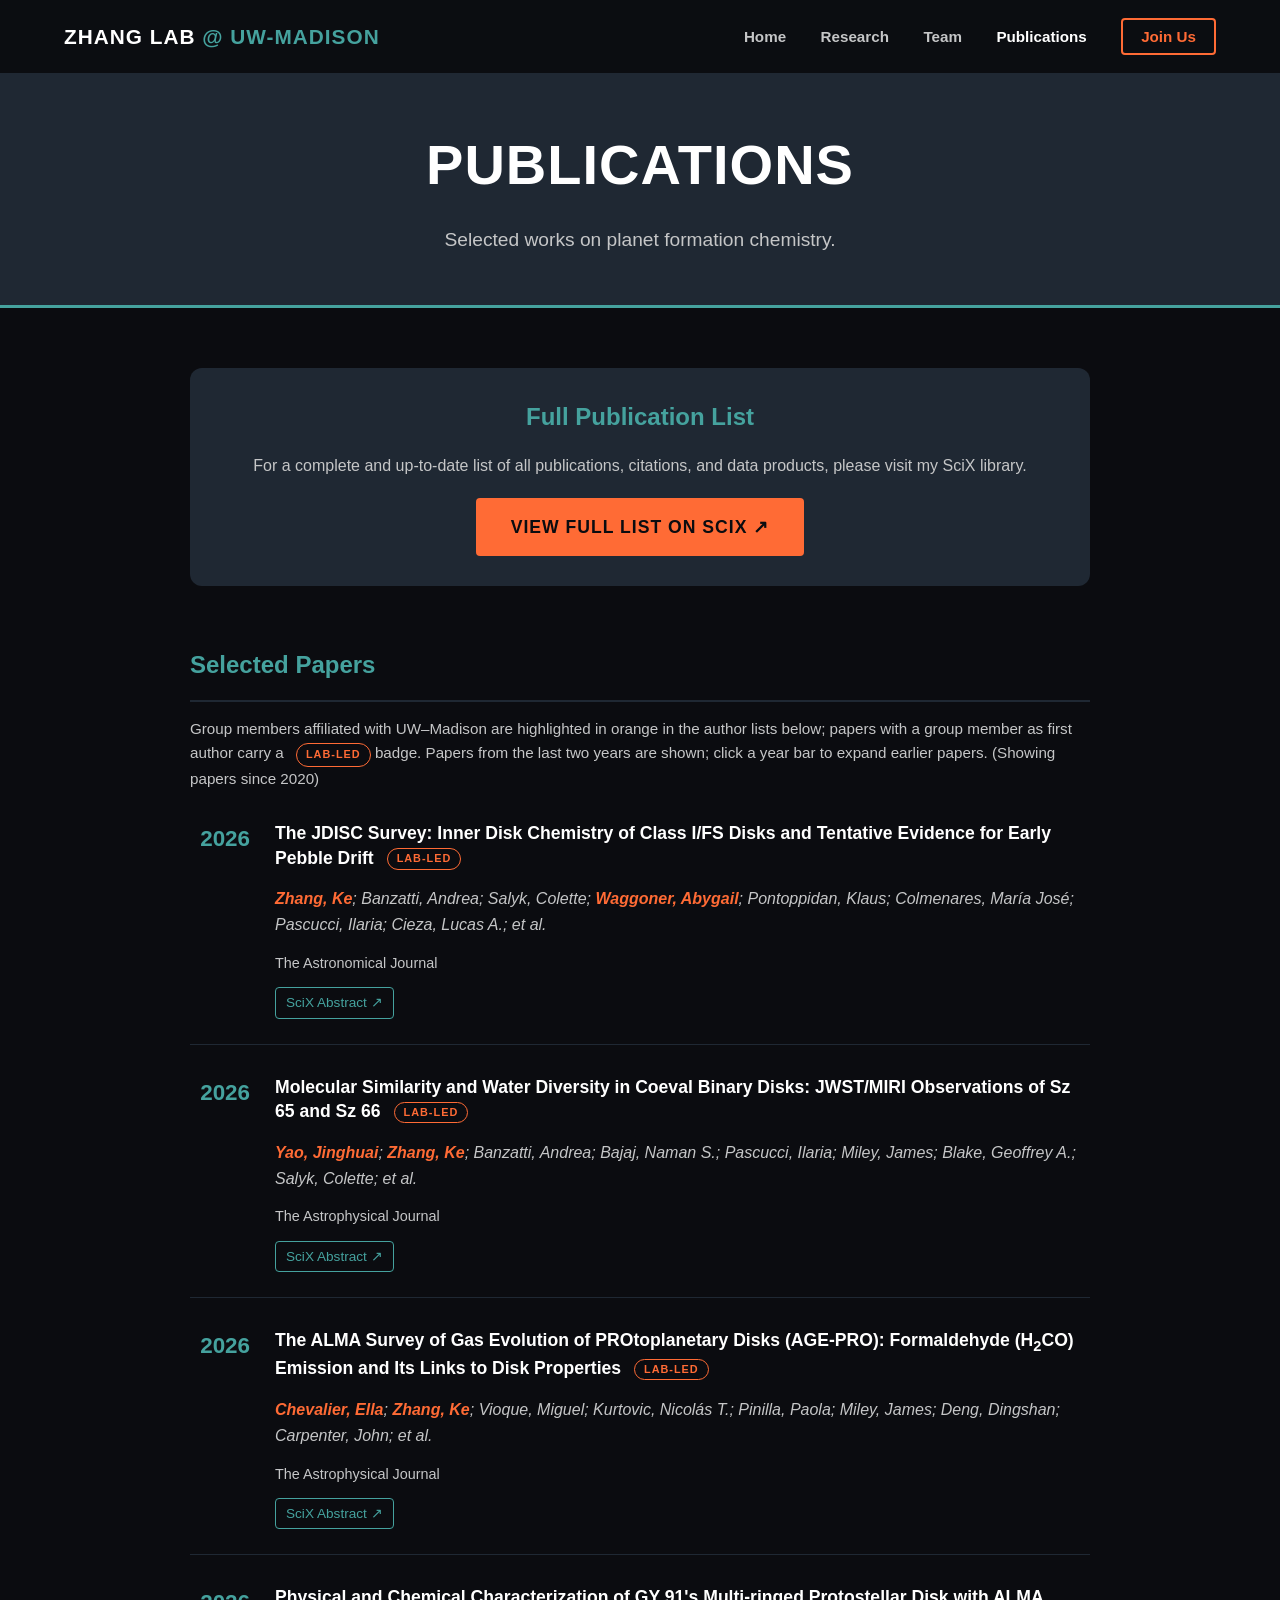
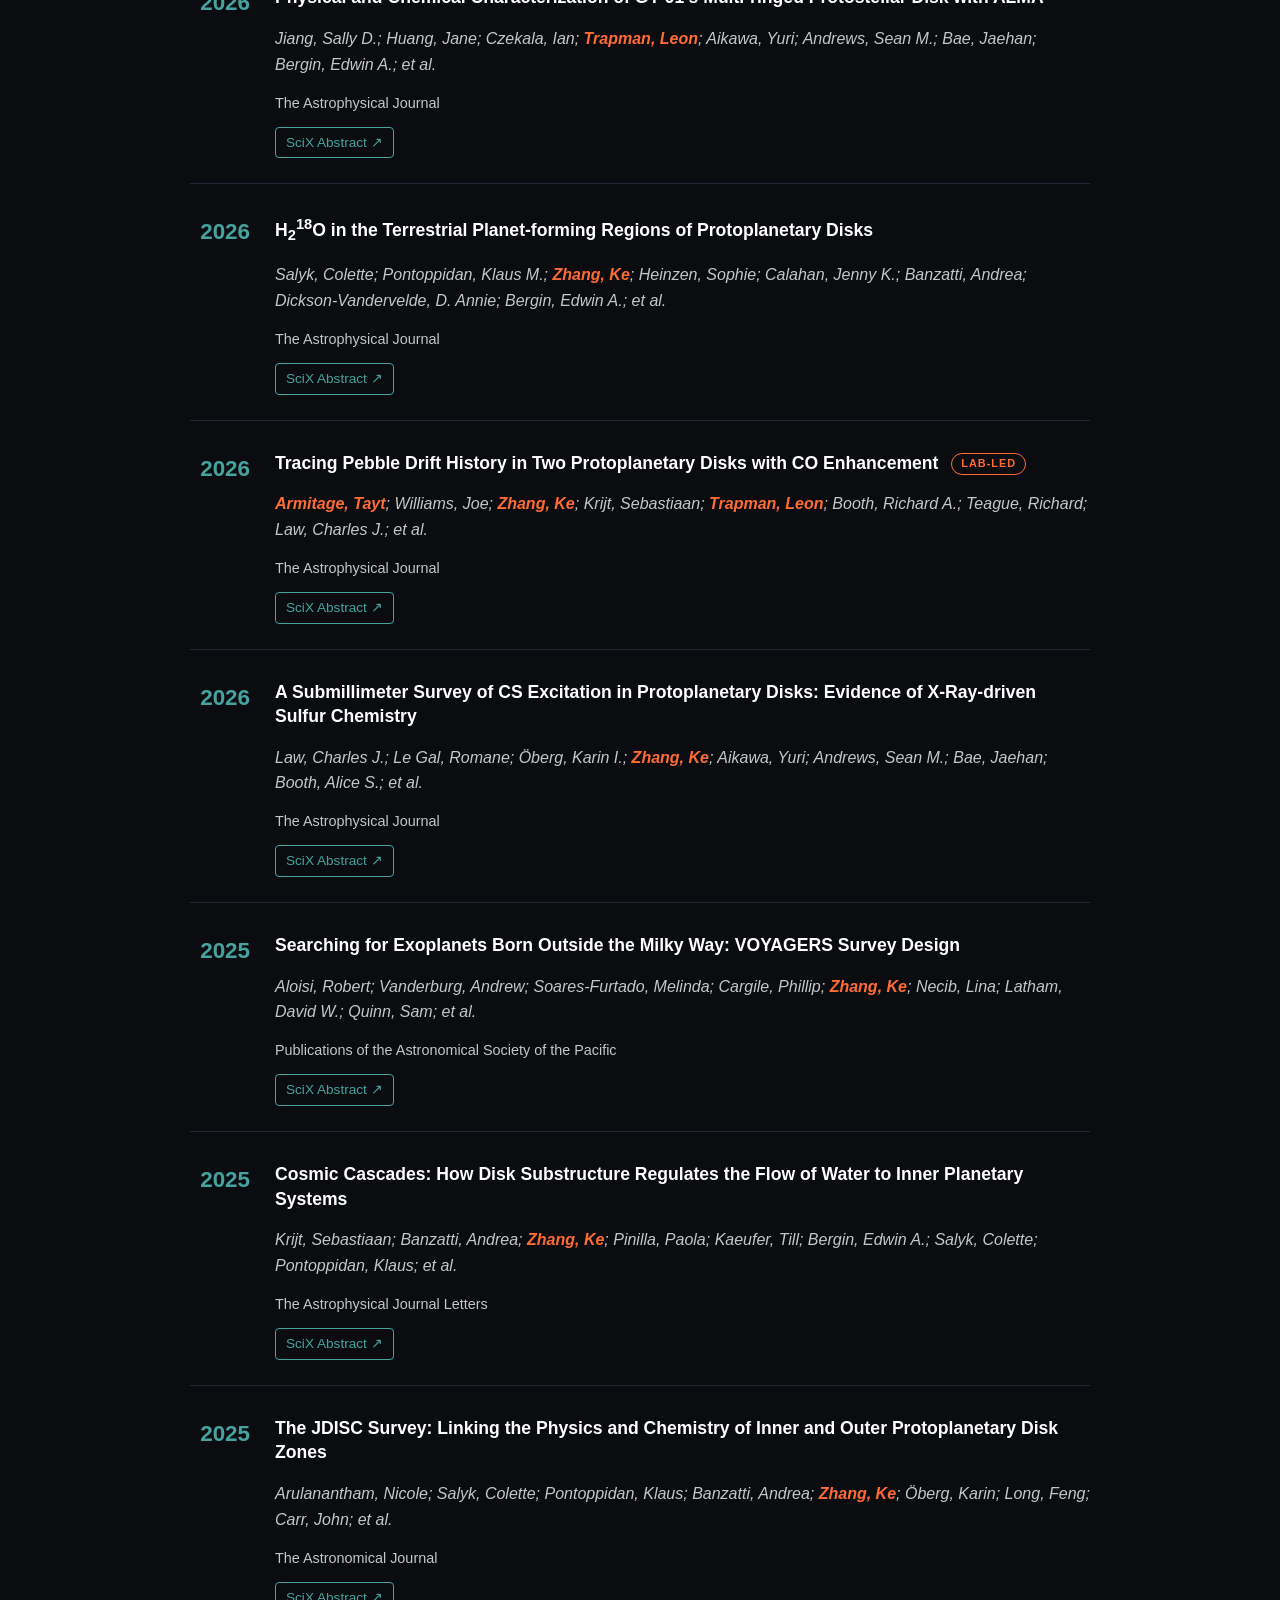
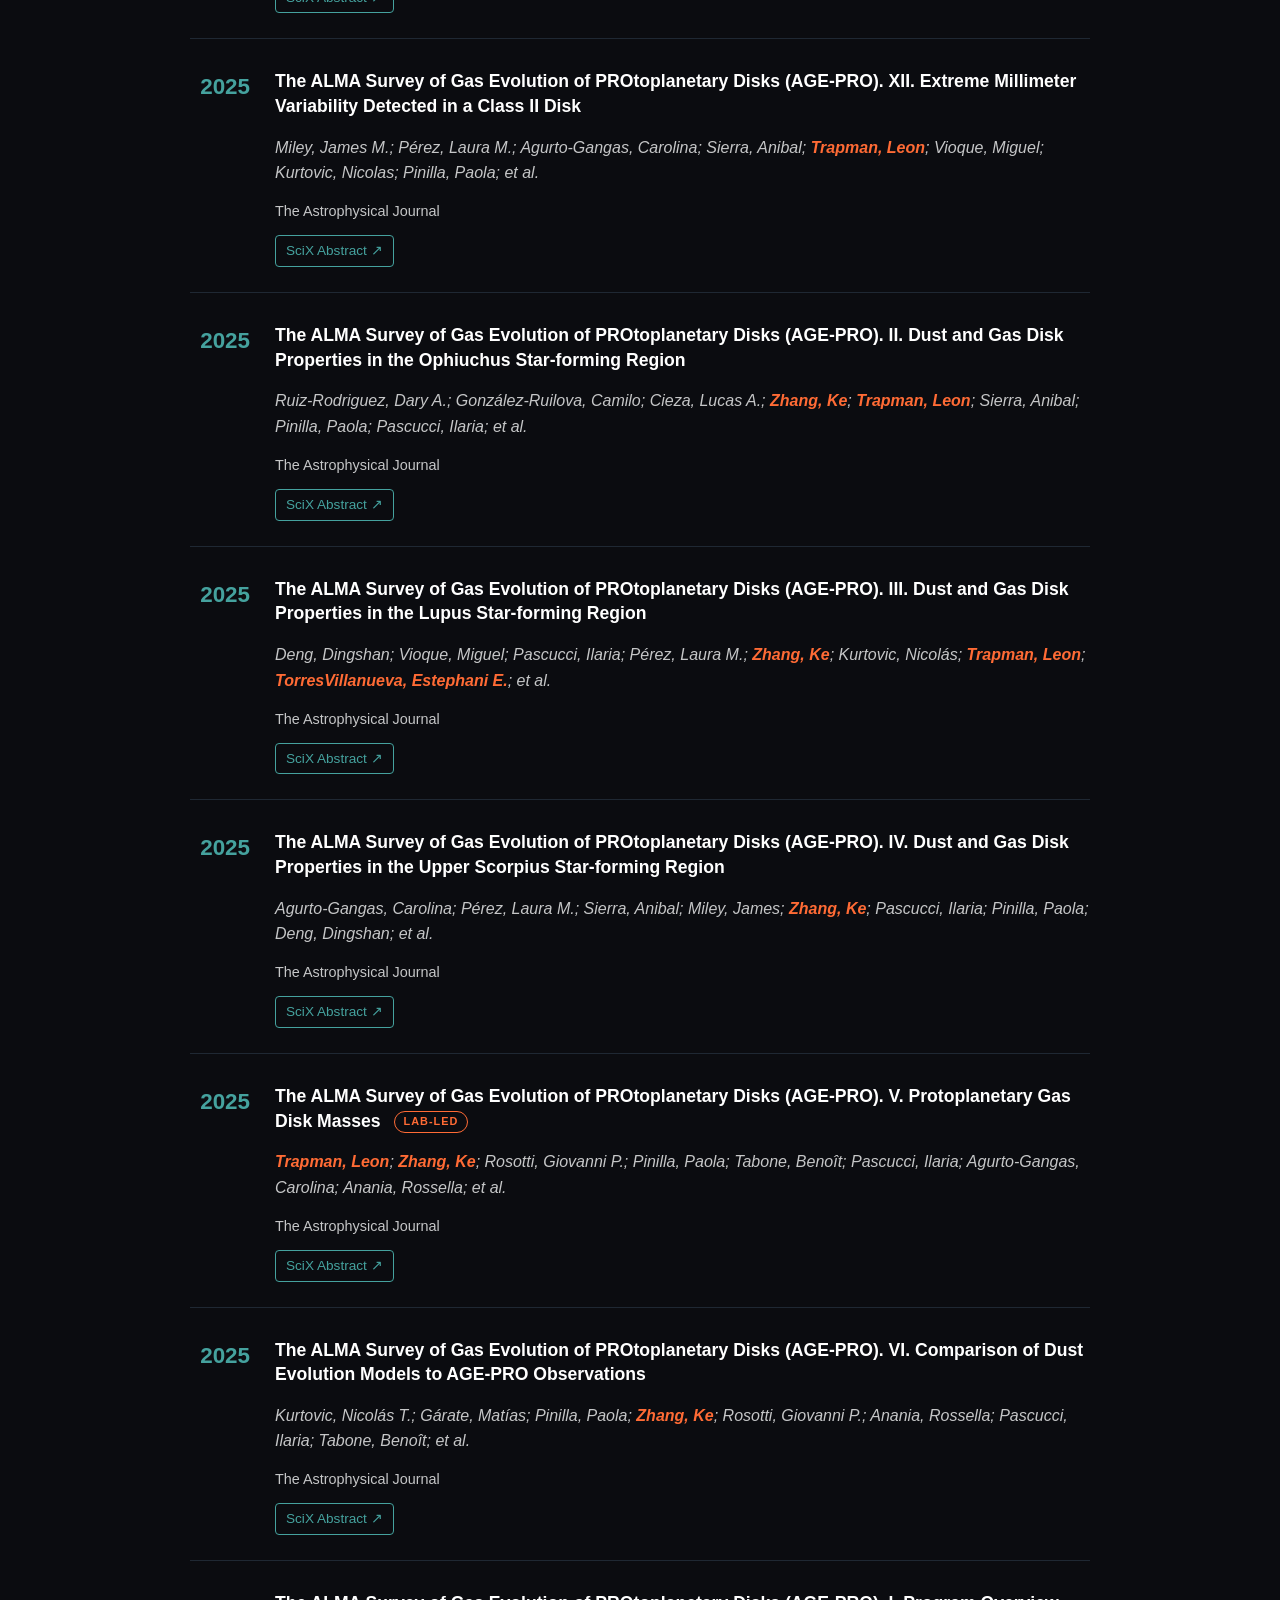
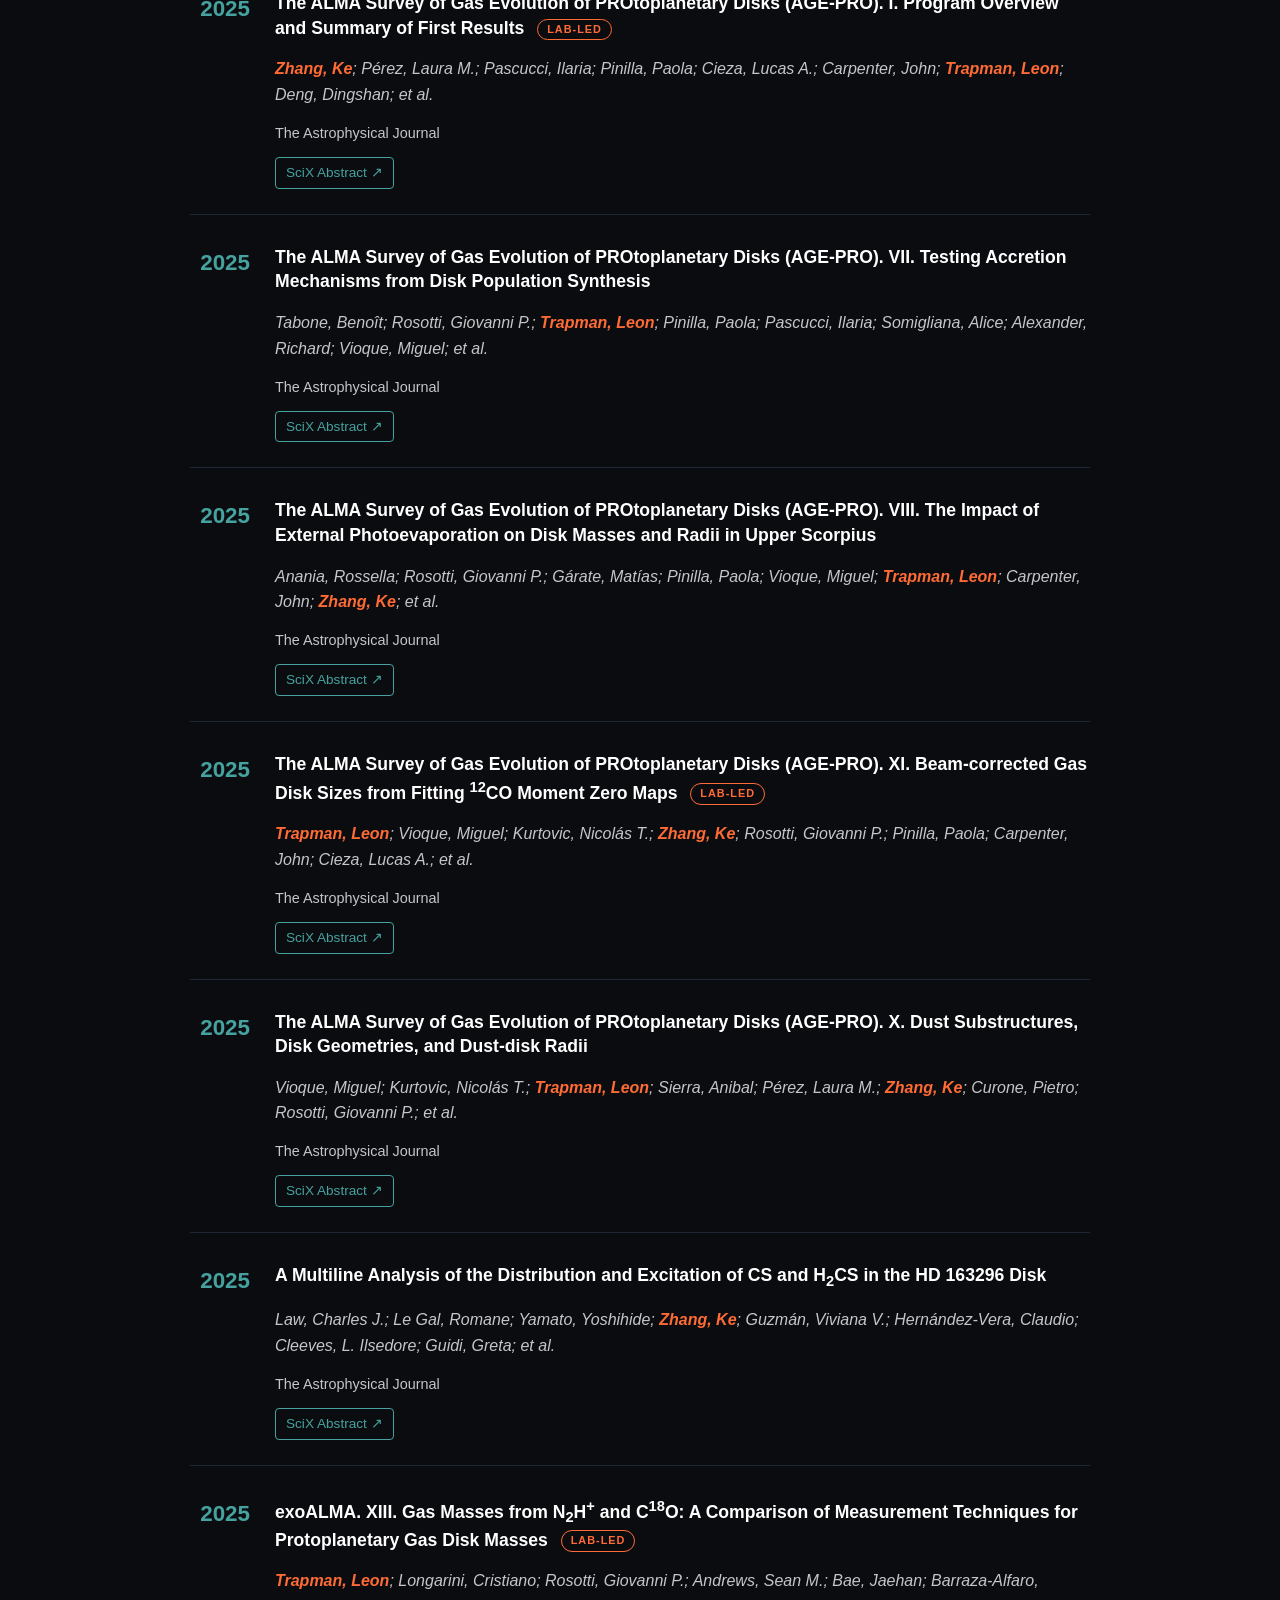
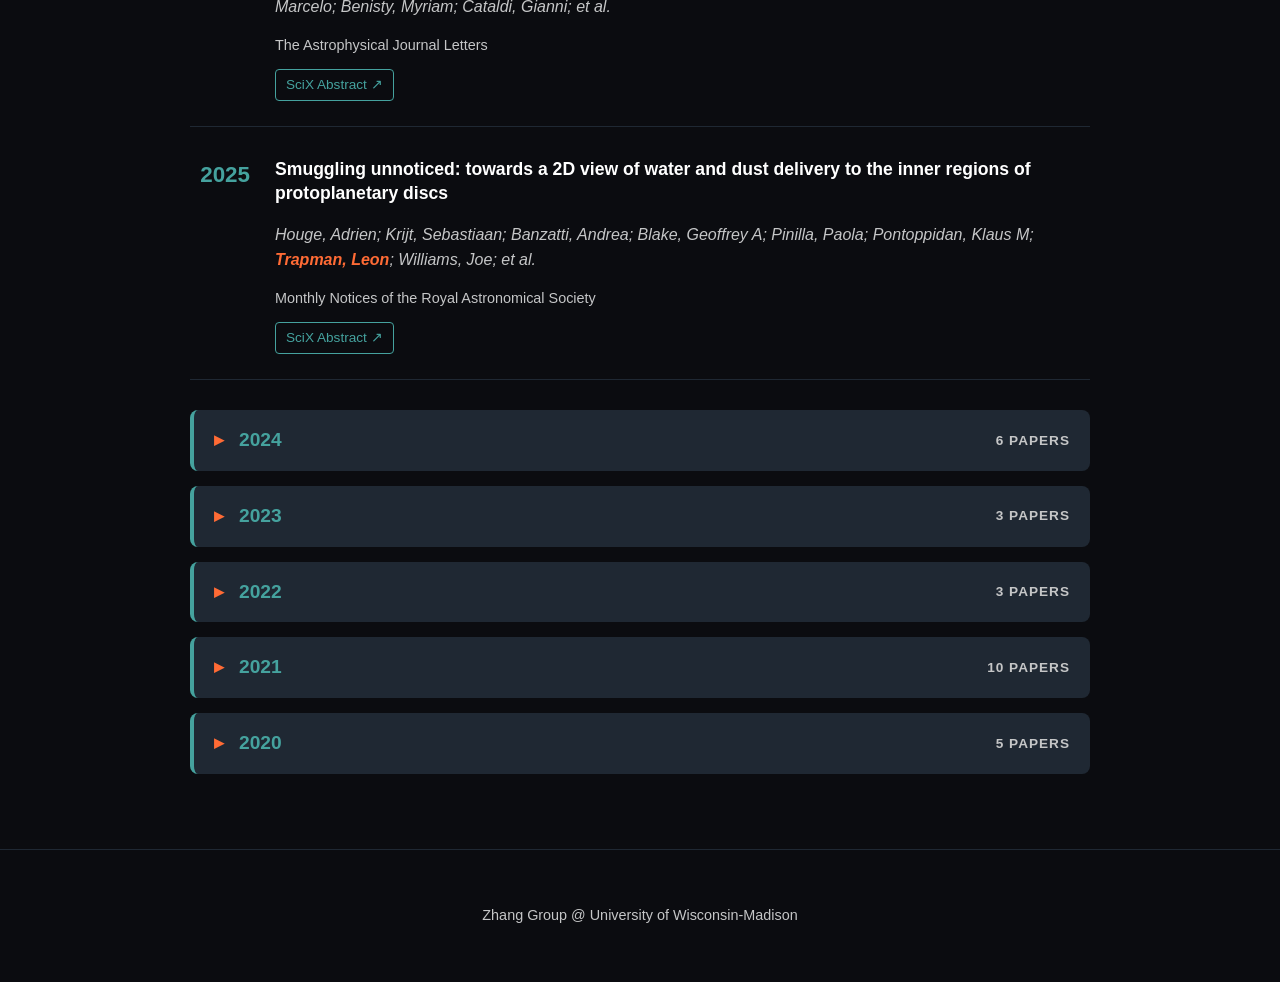
<file: publications.html>
<!DOCTYPE html>
<html lang="en">
<head>
    <meta charset="UTF-8">
    <meta name="viewport" content="width=device-width, initial-scale=1.0">
    <title>Zhang Lab | Publications</title>
    <link rel="stylesheet" href="style.css">
    <style>
        /* 确保高亮样式直接内嵌，万无一失 */
        .uw-author-highlight { color: var(--accent-orange) !important; font-weight: 700; }
    </style>
</head>
<body>

    <nav class="navbar">
        <div class="logo">Zhang Lab <span>@ UW-Madison</span></div>
        <div class="nav-links">
            <a href="index.html">Home</a>
            <a href="research.html">Research</a>
            <a href="team.html">Team</a>
            <a href="publications.html" class="active">Publications</a>
            <a href="join.html" class="cta">Join Us</a>
        </div>
    </nav>

    <header class="page-header">
        <h1>Publications</h1>
        <p style="color: var(--text-secondary);">Selected works on planet formation chemistry.</p>
    </header>

    <section class="container pub-list-container">
        <div style="text-align: center; margin-bottom: 60px; background-color: var(--card-bg); padding: 30px; border-radius: 12px;">
            <h2 style="margin-bottom: 15px;">Full Publication List</h2>
            <p style="color: var(--text-secondary); margin-bottom: 20px;">For a complete and up-to-date list of all publications, citations, and data products, please visit my SciX library.</p>
            <a href="https://scixplorer.org/public-libraries/DIZN54pIQ4mQv55bdwdJwg" target="_blank" class="btn">View Full List on SciX ↗</a>
        </div>

        <h2 style="border-bottom: 2px solid var(--card-bg); padding-bottom: 15px; margin-bottom: 10px;">Selected Papers</h2>
        <p style="color: var(--text-secondary); margin-bottom: 30px; font-size: 0.95rem;">
            Group members affiliated with UW–Madison are highlighted in orange in the author lists below; papers with a group member as first author carry a <span class="lab-led-badge" style="vertical-align: baseline;">Lab-led</span> badge. Papers from the last two years are shown; click a year bar to expand earlier papers. (Showing papers since 2020)
        </p>
        
        <div class="pub-list">

                    <div class="pub-entry">
                        <div class="pub-year">2026</div>
                        <div class="pub-details">
                            <h3>The JDISC Survey: Inner Disk Chemistry of Class I/FS Disks and Tentative Evidence for Early Pebble Drift <span class="lab-led-badge">Lab-led</span></h3>
                            <p class="pub-authors"><span class="uw-author-highlight">Zhang, Ke</span>; Banzatti, Andrea; Salyk, Colette; <span class="uw-author-highlight">Waggoner, Abygail</span>; Pontoppidan, Klaus; Colmenares, María José; Pascucci, Ilaria; Cieza, Lucas A.; et al.</p>
                            <p class="pub-journal">The Astronomical Journal</p>
                            <a href="https://scixplorer.org/abs/2026AJ....172..156Z/abstract" target="_blank" class="ads-link-btn">SciX Abstract ↗</a>
                        </div>
                    </div>

                    <div class="pub-entry">
                        <div class="pub-year">2026</div>
                        <div class="pub-details">
                            <h3>Molecular Similarity and Water Diversity in Coeval Binary Disks: JWST/MIRI Observations of Sz 65 and Sz 66 <span class="lab-led-badge">Lab-led</span></h3>
                            <p class="pub-authors"><span class="uw-author-highlight">Yao, Jinghuai</span>; <span class="uw-author-highlight">Zhang, Ke</span>; Banzatti, Andrea; Bajaj, Naman S.; Pascucci, Ilaria; Miley, James; Blake, Geoffrey A.; Salyk, Colette; et al.</p>
                            <p class="pub-journal">The Astrophysical Journal</p>
                            <a href="https://scixplorer.org/abs/2026ApJ..1005...70Y/abstract" target="_blank" class="ads-link-btn">SciX Abstract ↗</a>
                        </div>
                    </div>

                    <div class="pub-entry">
                        <div class="pub-year">2026</div>
                        <div class="pub-details">
                            <h3>The ALMA Survey of Gas Evolution of PROtoplanetary Disks (AGE-PRO): Formaldehyde (H<SUB>2</SUB>CO) Emission and Its Links to Disk Properties <span class="lab-led-badge">Lab-led</span></h3>
                            <p class="pub-authors"><span class="uw-author-highlight">Chevalier, Ella</span>; <span class="uw-author-highlight">Zhang, Ke</span>; Vioque, Miguel; Kurtovic, Nicolás T.; Pinilla, Paola; Miley, James; Deng, Dingshan; Carpenter, John; et al.</p>
                            <p class="pub-journal">The Astrophysical Journal</p>
                            <a href="https://scixplorer.org/abs/2026ApJ..1005..199C/abstract" target="_blank" class="ads-link-btn">SciX Abstract ↗</a>
                        </div>
                    </div>

                    <div class="pub-entry">
                        <div class="pub-year">2026</div>
                        <div class="pub-details">
                            <h3>Physical and Chemical Characterization of GY 91's Multi-ringed Protostellar Disk with ALMA</h3>
                            <p class="pub-authors">Jiang, Sally D.; Huang, Jane; Czekala, Ian; <span class="uw-author-highlight">Trapman, Leon</span>; Aikawa, Yuri; Andrews, Sean M.; Bae, Jaehan; Bergin, Edwin A.; et al.</p>
                            <p class="pub-journal">The Astrophysical Journal</p>
                            <a href="https://scixplorer.org/abs/2026ApJ..1000...35J/abstract" target="_blank" class="ads-link-btn">SciX Abstract ↗</a>
                        </div>
                    </div>

                    <div class="pub-entry">
                        <div class="pub-year">2026</div>
                        <div class="pub-details">
                            <h3>H<sub>2</sub><sup>18</sup>O in the Terrestrial Planet-forming Regions of Protoplanetary Disks</h3>
                            <p class="pub-authors">Salyk, Colette; Pontoppidan, Klaus M.; <span class="uw-author-highlight">Zhang, Ke</span>; Heinzen, Sophie; Calahan, Jenny K.; Banzatti, Andrea; Dickson-Vandervelde, D. Annie; Bergin, Edwin A.; et al.</p>
                            <p class="pub-journal">The Astrophysical Journal</p>
                            <a href="https://scixplorer.org/abs/2026ApJ...999...92S/abstract" target="_blank" class="ads-link-btn">SciX Abstract ↗</a>
                        </div>
                    </div>

                    <div class="pub-entry">
                        <div class="pub-year">2026</div>
                        <div class="pub-details">
                            <h3>Tracing Pebble Drift History in Two Protoplanetary Disks with CO Enhancement <span class="lab-led-badge">Lab-led</span></h3>
                            <p class="pub-authors"><span class="uw-author-highlight">Armitage, Tayt</span>; Williams, Joe; <span class="uw-author-highlight">Zhang, Ke</span>; Krijt, Sebastiaan; <span class="uw-author-highlight">Trapman, Leon</span>; Booth, Richard A.; Teague, Richard; Law, Charles J.; et al.</p>
                            <p class="pub-journal">The Astrophysical Journal</p>
                            <a href="https://scixplorer.org/abs/2026ApJ...998..308A/abstract" target="_blank" class="ads-link-btn">SciX Abstract ↗</a>
                        </div>
                    </div>

                    <div class="pub-entry">
                        <div class="pub-year">2026</div>
                        <div class="pub-details">
                            <h3>A Submillimeter Survey of CS Excitation in Protoplanetary Disks: Evidence of X-Ray-driven Sulfur Chemistry</h3>
                            <p class="pub-authors">Law, Charles J.; Le Gal, Romane; Öberg, Karin I.; <span class="uw-author-highlight">Zhang, Ke</span>; Aikawa, Yuri; Andrews, Sean M.; Bae, Jaehan; Booth, Alice S.; et al.</p>
                            <p class="pub-journal">The Astrophysical Journal</p>
                            <a href="https://scixplorer.org/abs/2026ApJ...997...91L/abstract" target="_blank" class="ads-link-btn">SciX Abstract ↗</a>
                        </div>
                    </div>

                    <div class="pub-entry">
                        <div class="pub-year">2025</div>
                        <div class="pub-details">
                            <h3>Searching for Exoplanets Born Outside the Milky Way: VOYAGERS Survey Design</h3>
                            <p class="pub-authors">Aloisi, Robert; Vanderburg, Andrew; Soares-Furtado, Melinda; Cargile, Phillip; <span class="uw-author-highlight">Zhang, Ke</span>; Necib, Lina; Latham, David W.; Quinn, Sam; et al.</p>
                            <p class="pub-journal">Publications of the Astronomical Society of the Pacific</p>
                            <a href="https://scixplorer.org/abs/2025PASP..137k4404A/abstract" target="_blank" class="ads-link-btn">SciX Abstract ↗</a>
                        </div>
                    </div>

                    <div class="pub-entry">
                        <div class="pub-year">2025</div>
                        <div class="pub-details">
                            <h3>Cosmic Cascades: How Disk Substructure Regulates the Flow of Water to Inner Planetary Systems</h3>
                            <p class="pub-authors">Krijt, Sebastiaan; Banzatti, Andrea; <span class="uw-author-highlight">Zhang, Ke</span>; Pinilla, Paola; Kaeufer, Till; Bergin, Edwin A.; Salyk, Colette; Pontoppidan, Klaus; et al.</p>
                            <p class="pub-journal">The Astrophysical Journal Letters</p>
                            <a href="https://scixplorer.org/abs/2025ApJ...990L..72K/abstract" target="_blank" class="ads-link-btn">SciX Abstract ↗</a>
                        </div>
                    </div>

                    <div class="pub-entry">
                        <div class="pub-year">2025</div>
                        <div class="pub-details">
                            <h3>The JDISC Survey: Linking the Physics and Chemistry of Inner and Outer Protoplanetary Disk Zones</h3>
                            <p class="pub-authors">Arulanantham, Nicole; Salyk, Colette; Pontoppidan, Klaus; Banzatti, Andrea; <span class="uw-author-highlight">Zhang, Ke</span>; Öberg, Karin; Long, Feng; Carr, John; et al.</p>
                            <p class="pub-journal">The Astronomical Journal</p>
                            <a href="https://scixplorer.org/abs/2025AJ....170...67A/abstract" target="_blank" class="ads-link-btn">SciX Abstract ↗</a>
                        </div>
                    </div>

                    <div class="pub-entry">
                        <div class="pub-year">2025</div>
                        <div class="pub-details">
                            <h3>The ALMA Survey of Gas Evolution of PROtoplanetary Disks (AGE-PRO). XII. Extreme Millimeter Variability Detected in a Class II Disk</h3>
                            <p class="pub-authors">Miley, James M.; Pérez, Laura M.; Agurto-Gangas, Carolina; Sierra, Anibal; <span class="uw-author-highlight">Trapman, Leon</span>; Vioque, Miguel; Kurtovic, Nicolas; Pinilla, Paola; et al.</p>
                            <p class="pub-journal">The Astrophysical Journal</p>
                            <a href="https://scixplorer.org/abs/2025ApJ...989...11M/abstract" target="_blank" class="ads-link-btn">SciX Abstract ↗</a>
                        </div>
                    </div>

                    <div class="pub-entry">
                        <div class="pub-year">2025</div>
                        <div class="pub-details">
                            <h3>The ALMA Survey of Gas Evolution of PROtoplanetary Disks (AGE-PRO). II. Dust and Gas Disk Properties in the Ophiuchus Star-forming Region</h3>
                            <p class="pub-authors">Ruiz-Rodriguez, Dary A.; González-Ruilova, Camilo; Cieza, Lucas A.; <span class="uw-author-highlight">Zhang, Ke</span>; <span class="uw-author-highlight">Trapman, Leon</span>; Sierra, Anibal; Pinilla, Paola; Pascucci, Ilaria; et al.</p>
                            <p class="pub-journal">The Astrophysical Journal</p>
                            <a href="https://scixplorer.org/abs/2025ApJ...989....2R/abstract" target="_blank" class="ads-link-btn">SciX Abstract ↗</a>
                        </div>
                    </div>

                    <div class="pub-entry">
                        <div class="pub-year">2025</div>
                        <div class="pub-details">
                            <h3>The ALMA Survey of Gas Evolution of PROtoplanetary Disks (AGE-PRO). III. Dust and Gas Disk Properties in the Lupus Star-forming Region</h3>
                            <p class="pub-authors">Deng, Dingshan; Vioque, Miguel; Pascucci, Ilaria; Pérez, Laura M.; <span class="uw-author-highlight">Zhang, Ke</span>; Kurtovic, Nicolás; <span class="uw-author-highlight">Trapman, Leon</span>; <span class="uw-author-highlight">TorresVillanueva, Estephani E.</span>; et al.</p>
                            <p class="pub-journal">The Astrophysical Journal</p>
                            <a href="https://scixplorer.org/abs/2025ApJ...989....3D/abstract" target="_blank" class="ads-link-btn">SciX Abstract ↗</a>
                        </div>
                    </div>

                    <div class="pub-entry">
                        <div class="pub-year">2025</div>
                        <div class="pub-details">
                            <h3>The ALMA Survey of Gas Evolution of PROtoplanetary Disks (AGE-PRO). IV. Dust and Gas Disk Properties in the Upper Scorpius Star-forming Region</h3>
                            <p class="pub-authors">Agurto-Gangas, Carolina; Pérez, Laura M.; Sierra, Anibal; Miley, James; <span class="uw-author-highlight">Zhang, Ke</span>; Pascucci, Ilaria; Pinilla, Paola; Deng, Dingshan; et al.</p>
                            <p class="pub-journal">The Astrophysical Journal</p>
                            <a href="https://scixplorer.org/abs/2025ApJ...989....4A/abstract" target="_blank" class="ads-link-btn">SciX Abstract ↗</a>
                        </div>
                    </div>

                    <div class="pub-entry">
                        <div class="pub-year">2025</div>
                        <div class="pub-details">
                            <h3>The ALMA Survey of Gas Evolution of PROtoplanetary Disks (AGE-PRO). V. Protoplanetary Gas Disk Masses <span class="lab-led-badge">Lab-led</span></h3>
                            <p class="pub-authors"><span class="uw-author-highlight">Trapman, Leon</span>; <span class="uw-author-highlight">Zhang, Ke</span>; Rosotti, Giovanni P.; Pinilla, Paola; Tabone, Benoît; Pascucci, Ilaria; Agurto-Gangas, Carolina; Anania, Rossella; et al.</p>
                            <p class="pub-journal">The Astrophysical Journal</p>
                            <a href="https://scixplorer.org/abs/2025ApJ...989....5T/abstract" target="_blank" class="ads-link-btn">SciX Abstract ↗</a>
                        </div>
                    </div>

                    <div class="pub-entry">
                        <div class="pub-year">2025</div>
                        <div class="pub-details">
                            <h3>The ALMA Survey of Gas Evolution of PROtoplanetary Disks (AGE-PRO). VI. Comparison of Dust Evolution Models to AGE-PRO Observations</h3>
                            <p class="pub-authors">Kurtovic, Nicolás T.; Gárate, Matías; Pinilla, Paola; <span class="uw-author-highlight">Zhang, Ke</span>; Rosotti, Giovanni P.; Anania, Rossella; Pascucci, Ilaria; Tabone, Benoît; et al.</p>
                            <p class="pub-journal">The Astrophysical Journal</p>
                            <a href="https://scixplorer.org/abs/2025ApJ...989....6K/abstract" target="_blank" class="ads-link-btn">SciX Abstract ↗</a>
                        </div>
                    </div>

                    <div class="pub-entry">
                        <div class="pub-year">2025</div>
                        <div class="pub-details">
                            <h3>The ALMA Survey of Gas Evolution of PROtoplanetary Disks (AGE-PRO). I. Program Overview and Summary of First Results <span class="lab-led-badge">Lab-led</span></h3>
                            <p class="pub-authors"><span class="uw-author-highlight">Zhang, Ke</span>; Pérez, Laura M.; Pascucci, Ilaria; Pinilla, Paola; Cieza, Lucas A.; Carpenter, John; <span class="uw-author-highlight">Trapman, Leon</span>; Deng, Dingshan; et al.</p>
                            <p class="pub-journal">The Astrophysical Journal</p>
                            <a href="https://scixplorer.org/abs/2025ApJ...989....1Z/abstract" target="_blank" class="ads-link-btn">SciX Abstract ↗</a>
                        </div>
                    </div>

                    <div class="pub-entry">
                        <div class="pub-year">2025</div>
                        <div class="pub-details">
                            <h3>The ALMA Survey of Gas Evolution of PROtoplanetary Disks (AGE-PRO). VII. Testing Accretion Mechanisms from Disk Population Synthesis</h3>
                            <p class="pub-authors">Tabone, Benoît; Rosotti, Giovanni P.; <span class="uw-author-highlight">Trapman, Leon</span>; Pinilla, Paola; Pascucci, Ilaria; Somigliana, Alice; Alexander, Richard; Vioque, Miguel; et al.</p>
                            <p class="pub-journal">The Astrophysical Journal</p>
                            <a href="https://scixplorer.org/abs/2025ApJ...989....7T/abstract" target="_blank" class="ads-link-btn">SciX Abstract ↗</a>
                        </div>
                    </div>

                    <div class="pub-entry">
                        <div class="pub-year">2025</div>
                        <div class="pub-details">
                            <h3>The ALMA Survey of Gas Evolution of PROtoplanetary Disks (AGE-PRO). VIII. The Impact of External Photoevaporation on Disk Masses and Radii in Upper Scorpius</h3>
                            <p class="pub-authors">Anania, Rossella; Rosotti, Giovanni P.; Gárate, Matías; Pinilla, Paola; Vioque, Miguel; <span class="uw-author-highlight">Trapman, Leon</span>; Carpenter, John; <span class="uw-author-highlight">Zhang, Ke</span>; et al.</p>
                            <p class="pub-journal">The Astrophysical Journal</p>
                            <a href="https://scixplorer.org/abs/2025ApJ...989....8A/abstract" target="_blank" class="ads-link-btn">SciX Abstract ↗</a>
                        </div>
                    </div>

                    <div class="pub-entry">
                        <div class="pub-year">2025</div>
                        <div class="pub-details">
                            <h3>The ALMA Survey of Gas Evolution of PROtoplanetary Disks (AGE-PRO). XI. Beam-corrected Gas Disk Sizes from Fitting <SUP>12</SUP>CO Moment Zero Maps <span class="lab-led-badge">Lab-led</span></h3>
                            <p class="pub-authors"><span class="uw-author-highlight">Trapman, Leon</span>; Vioque, Miguel; Kurtovic, Nicolás T.; <span class="uw-author-highlight">Zhang, Ke</span>; Rosotti, Giovanni P.; Pinilla, Paola; Carpenter, John; Cieza, Lucas A.; et al.</p>
                            <p class="pub-journal">The Astrophysical Journal</p>
                            <a href="https://scixplorer.org/abs/2025ApJ...989...10T/abstract" target="_blank" class="ads-link-btn">SciX Abstract ↗</a>
                        </div>
                    </div>

                    <div class="pub-entry">
                        <div class="pub-year">2025</div>
                        <div class="pub-details">
                            <h3>The ALMA Survey of Gas Evolution of PROtoplanetary Disks (AGE-PRO). X. Dust Substructures, Disk Geometries, and Dust-disk Radii</h3>
                            <p class="pub-authors">Vioque, Miguel; Kurtovic, Nicolás T.; <span class="uw-author-highlight">Trapman, Leon</span>; Sierra, Anibal; Pérez, Laura M.; <span class="uw-author-highlight">Zhang, Ke</span>; Curone, Pietro; Rosotti, Giovanni P.; et al.</p>
                            <p class="pub-journal">The Astrophysical Journal</p>
                            <a href="https://scixplorer.org/abs/2025ApJ...989....9V/abstract" target="_blank" class="ads-link-btn">SciX Abstract ↗</a>
                        </div>
                    </div>

                    <div class="pub-entry">
                        <div class="pub-year">2025</div>
                        <div class="pub-details">
                            <h3>A Multiline Analysis of the Distribution and Excitation of CS and H<SUB>2</SUB>CS in the HD 163296 Disk</h3>
                            <p class="pub-authors">Law, Charles J.; Le Gal, Romane; Yamato, Yoshihide; <span class="uw-author-highlight">Zhang, Ke</span>; Guzmán, Viviana V.; Hernández-Vera, Claudio; Cleeves, L. Ilsedore; Guidi, Greta; et al.</p>
                            <p class="pub-journal">The Astrophysical Journal</p>
                            <a href="https://scixplorer.org/abs/2025ApJ...985...84L/abstract" target="_blank" class="ads-link-btn">SciX Abstract ↗</a>
                        </div>
                    </div>

                    <div class="pub-entry">
                        <div class="pub-year">2025</div>
                        <div class="pub-details">
                            <h3>exoALMA. XIII. Gas Masses from N<SUB>2</SUB>H<SUP>+</SUP> and C<SUP>18</SUP>O: A Comparison of Measurement Techniques for Protoplanetary Gas Disk Masses <span class="lab-led-badge">Lab-led</span></h3>
                            <p class="pub-authors"><span class="uw-author-highlight">Trapman, Leon</span>; Longarini, Cristiano; Rosotti, Giovanni P.; Andrews, Sean M.; Bae, Jaehan; Barraza-Alfaro, Marcelo; Benisty, Myriam; Cataldi, Gianni; et al.</p>
                            <p class="pub-journal">The Astrophysical Journal Letters</p>
                            <a href="https://scixplorer.org/abs/2025ApJ...984L..18T/abstract" target="_blank" class="ads-link-btn">SciX Abstract ↗</a>
                        </div>
                    </div>

                    <div class="pub-entry">
                        <div class="pub-year">2025</div>
                        <div class="pub-details">
                            <h3>Smuggling unnoticed: towards a 2D view of water and dust delivery to the inner regions of protoplanetary discs</h3>
                            <p class="pub-authors">Houge, Adrien; Krijt, Sebastiaan; Banzatti, Andrea; Blake, Geoffrey A; Pinilla, Paola; Pontoppidan, Klaus M; <span class="uw-author-highlight">Trapman, Leon</span>; Williams, Joe; et al.</p>
                            <p class="pub-journal">Monthly Notices of the Royal Astronomical Society</p>
                            <a href="https://scixplorer.org/abs/2025MNRAS.537..691H/abstract" target="_blank" class="ads-link-btn">SciX Abstract ↗</a>
                        </div>
                    </div>

                    <details class="pub-year-toggle">
                        <summary><span>2024</span><span class="toggle-count">6 papers</span></summary>

                    <div class="pub-entry">
                        <div class="pub-year">2024</div>
                        <div class="pub-details">
                            <h3>Complex Organics Surrounding the FU Ori─type Object V1057 Cyg Indicative of Sublimated Ices</h3>
                            <p class="pub-authors">Calahan, Jenny K.; Bergin, Edwin A.; van't Hoff, Merel; Booth, Alice S.; Öberg, Karin; <span class="uw-author-highlight">Zhang, Ke</span>; Calvet, Nuria; Hartmann, Lee</p>
                            <p class="pub-journal">The Astrophysical Journal</p>
                            <a href="https://scixplorer.org/abs/2024ApJ...975..170C/abstract" target="_blank" class="ads-link-btn">SciX Abstract ↗</a>
                        </div>
                    </div>

                    <div class="pub-entry">
                        <div class="pub-year">2024</div>
                        <div class="pub-details">
                            <h3>Hints of Planet Formation Signatures in a Large-cavity Disk Studied in the AGE-PRO ALMA Large Program</h3>
                            <p class="pub-authors">Sierra, Anibal; Pérez, Laura M.; Agurto-Gangas, Carolina; Miley, James; <span class="uw-author-highlight">Zhang, Ke</span>; Pinilla, Paola; Pascucci, Ilaria; <span class="uw-author-highlight">Trapman, Leon</span>; et al.</p>
                            <p class="pub-journal">The Astrophysical Journal</p>
                            <a href="https://scixplorer.org/abs/2024ApJ...974..102S/abstract" target="_blank" class="ads-link-btn">SciX Abstract ↗</a>
                        </div>
                    </div>

                    <div class="pub-entry">
                        <div class="pub-year">2024</div>
                        <div class="pub-details">
                            <h3>Chemistry in Protoplanetary Disks <span class="lab-led-badge">Lab-led</span></h3>
                            <p class="pub-authors"><span class="uw-author-highlight">Zhang, Ke</span></p>
                            <p class="pub-journal">Reviews in Mineralogy and Geochemistry</p>
                            <a href="https://scixplorer.org/abs/2024RvMG...90...27Z/abstract" target="_blank" class="ads-link-btn">SciX Abstract ↗</a>
                        </div>
                    </div>

                    <div class="pub-entry">
                        <div class="pub-year">2024</div>
                        <div class="pub-details">
                            <h3>High Mass Inner Regions Found in Five Outbursting Sources</h3>
                            <p class="pub-authors">Calahan, Jenny K.; Bergin, Edwin A.; van't Hoff, Merel; <span class="uw-author-highlight">Zhang, Ke</span>; Calvet, Nuria; Hartmann, Lee</p>
                            <p class="pub-journal">The Astrophysical Journal</p>
                            <a href="https://scixplorer.org/abs/2024ApJ...967..158C/abstract" target="_blank" class="ads-link-btn">SciX Abstract ↗</a>
                        </div>
                    </div>

                    <div class="pub-entry">
                        <div class="pub-year">2024</div>
                        <div class="pub-details">
                            <h3>The Carbon Isotopic Ratio and Planet Formation</h3>
                            <p class="pub-authors">Bergin, Edwin A.; Bosman, Arthur; Teague, Richard; Calahan, Jenny; Willacy, Karen; Cleeves, L. Ilsedore; Schwarz, Kamber; <span class="uw-author-highlight">Zhang, Ke</span>; et al.</p>
                            <p class="pub-journal">The Astrophysical Journal</p>
                            <a href="https://scixplorer.org/abs/2024ApJ...965..147B/abstract" target="_blank" class="ads-link-btn">SciX Abstract ↗</a>
                        </div>
                    </div>

                    <div class="pub-entry">
                        <div class="pub-year">2024</div>
                        <div class="pub-details">
                            <h3>High-contrast JWST-MIRI Spectroscopy of Planet-forming Disks for the JDISC Survey</h3>
                            <p class="pub-authors">Pontoppidan, Klaus M.; Salyk, Colette; Banzatti, Andrea; <span class="uw-author-highlight">Zhang, Ke</span>; Pascucci, Ilaria; Öberg, Karin I.; Long, Feng; Romero-Mirza, Carlos E.; et al.</p>
                            <p class="pub-journal">The Astrophysical Journal</p>
                            <a href="https://scixplorer.org/abs/2024ApJ...963..158P/abstract" target="_blank" class="ads-link-btn">SciX Abstract ↗</a>
                        </div>
                    </div>

                    </details>

                    <details class="pub-year-toggle">
                        <summary><span>2023</span><span class="toggle-count">3 papers</span></summary>

                    <div class="pub-entry">
                        <div class="pub-year">2023</div>
                        <div class="pub-details">
                            <h3>How Large Is a Disk-What Do Protoplanetary Disk Gas Sizes Really Mean? <span class="lab-led-badge">Lab-led</span></h3>
                            <p class="pub-authors"><span class="uw-author-highlight">Trapman, Leon</span>; Rosotti, Giovanni; <span class="uw-author-highlight">Zhang, Ke</span>; Tabone, Benoît</p>
                            <p class="pub-journal">The Astrophysical Journal</p>
                            <a href="https://scixplorer.org/abs/2023ApJ...954...41T/abstract" target="_blank" class="ads-link-btn">SciX Abstract ↗</a>
                        </div>
                    </div>

                    <div class="pub-entry">
                        <div class="pub-year">2023</div>
                        <div class="pub-details">
                            <h3>Substructures in Compact Disks of the Taurus Star-forming Region</h3>
                            <p class="pub-authors">Zhang, Shangjia; Kalscheur, Matt; Long, Feng; <span class="uw-author-highlight">Zhang, Ke</span>; Long, Deryl E.; Bergin, Edwin A.; Zhu, Zhaohuan; <span class="uw-author-highlight">Trapman, Leon</span></p>
                            <p class="pub-journal">The Astrophysical Journal</p>
                            <a href="https://scixplorer.org/abs/2023ApJ...952..108Z/abstract" target="_blank" class="ads-link-btn">SciX Abstract ↗</a>
                        </div>
                    </div>

                    <div class="pub-entry">
                        <div class="pub-year">2023</div>
                        <div class="pub-details">
                            <h3>A Gap-sharing Planet Pair Shaping the Crescent in HD 163296: A Disk Sculpted by a Resonant Chain</h3>
                            <p class="pub-authors">Garrido-Deutelmoser, Juan; Petrovich, Cristobal; Charalambous, Carolina; Guzmán, Viviana V.; <span class="uw-author-highlight">Zhang, Ke</span></p>
                            <p class="pub-journal">The Astrophysical Journal Letters</p>
                            <a href="https://scixplorer.org/abs/2023ApJ...945L..37G/abstract" target="_blank" class="ads-link-btn">SciX Abstract ↗</a>
                        </div>
                    </div>

                    </details>

                    <details class="pub-year-toggle">
                        <summary><span>2022</span><span class="toggle-count">3 papers</span></summary>

                    <div class="pub-entry">
                        <div class="pub-year">2022</div>
                        <div class="pub-details">
                            <h3>New Constraints on Protoplanetary Disk Gas Masses in Lupus</h3>
                            <p class="pub-authors">Anderson, Dana E.; Cleeves, L. Ilsedore; Blake, Geoffrey A.; Bergin, Edwin A.; <span class="uw-author-highlight">Zhang, Ke</span>; Carpenter, John M.; Schwarz, Kamber R.</p>
                            <p class="pub-journal">The Astrophysical Journal</p>
                            <a href="https://scixplorer.org/abs/2022ApJ...927..229A/abstract" target="_blank" class="ads-link-btn">SciX Abstract ↗</a>
                        </div>
                    </div>

                    <div class="pub-entry">
                        <div class="pub-year">2022</div>
                        <div class="pub-details">
                            <h3>Effect of MHD Wind-driven Disk Evolution on the Observed Sizes of Protoplanetary Disks <span class="lab-led-badge">Lab-led</span></h3>
                            <p class="pub-authors"><span class="uw-author-highlight">Trapman, Leon</span>; Tabone, Benoît; Rosotti, Giovanni; <span class="uw-author-highlight">Zhang, Ke</span></p>
                            <p class="pub-journal">The Astrophysical Journal</p>
                            <a href="https://scixplorer.org/abs/2022ApJ...926...61T/abstract" target="_blank" class="ads-link-btn">SciX Abstract ↗</a>
                        </div>
                    </div>

                    <div class="pub-entry">
                        <div class="pub-year">2022</div>
                        <div class="pub-details">
                            <h3>A Novel Way of Measuring the Gas Disk Mass of Protoplanetary Disks Using N<SUB>2</SUB>H<SUP>+</SUP> and C<SUP>18</SUP>O <span class="lab-led-badge">Lab-led</span></h3>
                            <p class="pub-authors"><span class="uw-author-highlight">Trapman, Leon</span>; <span class="uw-author-highlight">Zhang, Ke</span>; van't Hoff, Merel L. R.; Hogerheijde, Michiel R.; Bergin, Edwin A.</p>
                            <p class="pub-journal">The Astrophysical Journal Letters</p>
                            <a href="https://scixplorer.org/abs/2022ApJ...926L...2T/abstract" target="_blank" class="ads-link-btn">SciX Abstract ↗</a>
                        </div>
                    </div>

                    </details>

                    <details class="pub-year-toggle">
                        <summary><span>2021</span><span class="toggle-count">10 papers</span></summary>

                    <div class="pub-entry">
                        <div class="pub-year">2021</div>
                        <div class="pub-details">
                            <h3>Molecules with ALMA at Planet-forming Scales. XX. The Massive Disk around GM Aurigae</h3>
                            <p class="pub-authors">Schwarz, Kamber R.; Calahan, Jenny K.; <span class="uw-author-highlight">Zhang, Ke</span>; Alarcón, Felipe; Aikawa, Yuri; Andrews, Sean M.; Bae, Jaehan; Bergin, Edwin A.; et al.</p>
                            <p class="pub-journal">The Astrophysical Journal Supplement Series</p>
                            <a href="https://scixplorer.org/abs/2021ApJS..257...20S/abstract" target="_blank" class="ads-link-btn">SciX Abstract ↗</a>
                        </div>
                    </div>

                    <div class="pub-entry">
                        <div class="pub-year">2021</div>
                        <div class="pub-details">
                            <h3>Molecules with ALMA at Planet-forming Scales (MAPS). XIII. HCO<SUP>+</SUP> and Disk Ionization Structure</h3>
                            <p class="pub-authors">Aikawa, Yuri; Cataldi, Gianni; Yamato, Yoshihide; <span class="uw-author-highlight">Zhang, Ke</span>; Booth, Alice S.; Furuya, Kenji; Andrews, Sean M.; Bae, Jaehan; et al.</p>
                            <p class="pub-journal">The Astrophysical Journal Supplement Series</p>
                            <a href="https://scixplorer.org/abs/2021ApJS..257...13A/abstract" target="_blank" class="ads-link-btn">SciX Abstract ↗</a>
                        </div>
                    </div>

                    <div class="pub-entry">
                        <div class="pub-year">2021</div>
                        <div class="pub-details">
                            <h3>Molecules with ALMA at Planet-forming Scales (MAPS). V. CO Gas Distributions <span class="lab-led-badge">Lab-led</span></h3>
                            <p class="pub-authors"><span class="uw-author-highlight">Zhang, Ke</span>; Booth, Alice S.; Law, Charles J.; Bosman, Arthur D.; Schwarz, Kamber R.; Bergin, Edwin A.; Öberg, Karin I.; Andrews, Sean M.; et al.</p>
                            <p class="pub-journal">The Astrophysical Journal Supplement Series</p>
                            <a href="https://scixplorer.org/abs/2021ApJS..257....5Z/abstract" target="_blank" class="ads-link-btn">SciX Abstract ↗</a>
                        </div>
                    </div>

                    <div class="pub-entry">
                        <div class="pub-year">2021</div>
                        <div class="pub-details">
                            <h3>Molecules with ALMA at Planet-forming Scales (MAPS). VII. Substellar O/H and C/H and Superstellar C/O in Planet-feeding Gas</h3>
                            <p class="pub-authors">Bosman, Arthur D.; Alarcón, Felipe; Bergin, Edwin A.; <span class="uw-author-highlight">Zhang, Ke</span>; van't Hoff, Merel L. R.; Öberg, Karin I.; Guzmán, Viviana V.; Walsh, Catherine; et al.</p>
                            <p class="pub-journal">The Astrophysical Journal Supplement Series</p>
                            <a href="https://scixplorer.org/abs/2021ApJS..257....7B/abstract" target="_blank" class="ads-link-btn">SciX Abstract ↗</a>
                        </div>
                    </div>

                    <div class="pub-entry">
                        <div class="pub-year">2021</div>
                        <div class="pub-details">
                            <h3>Molecules with ALMA at Planet-forming Scales (MAPS). VIII. CO Gap in AS 209-Gas Depletion or Chemical Processing?</h3>
                            <p class="pub-authors">Alarcón, Felipe; Bosman, Arthur D.; Bergin, Edwin A.; <span class="uw-author-highlight">Zhang, Ke</span>; Teague, Richard; Bae, Jaehan; Aikawa, Yuri; Andrews, Sean M.; et al.</p>
                            <p class="pub-journal">The Astrophysical Journal Supplement Series</p>
                            <a href="https://scixplorer.org/abs/2021ApJS..257....8A/abstract" target="_blank" class="ads-link-btn">SciX Abstract ↗</a>
                        </div>
                    </div>

                    <div class="pub-entry">
                        <div class="pub-year">2021</div>
                        <div class="pub-details">
                            <h3>Molecules with ALMA at Planet-forming Scales (MAPS). XVII. Determining the 2D Thermal Structure of the HD 163296 Disk</h3>
                            <p class="pub-authors">Calahan, Jenny K.; Bergin, Edwin A.; <span class="uw-author-highlight">Zhang, Ke</span>; Schwarz, Kamber R.; Öberg, Karin I.; Guzmán, Viviana V.; Walsh, Catherine; Aikawa, Yuri; et al.</p>
                            <p class="pub-journal">The Astrophysical Journal Supplement Series</p>
                            <a href="https://scixplorer.org/abs/2021ApJS..257...17C/abstract" target="_blank" class="ads-link-btn">SciX Abstract ↗</a>
                        </div>
                    </div>

                    <div class="pub-entry">
                        <div class="pub-year">2021</div>
                        <div class="pub-details">
                            <h3>Molecules with ALMA at Planet-forming Scales (MAPS). XIV. Revealing Disk Substructures in Multiwavelength Continuum Emission</h3>
                            <p class="pub-authors">Sierra, Anibal; Pérez, Laura M.; <span class="uw-author-highlight">Zhang, Ke</span>; Law, Charles J.; Guzmán, Viviana V.; Qi, Chunhua; Bosman, Arthur D.; Öberg, Karin I.; et al.</p>
                            <p class="pub-journal">The Astrophysical Journal Supplement Series</p>
                            <a href="https://scixplorer.org/abs/2021ApJS..257...14S/abstract" target="_blank" class="ads-link-btn">SciX Abstract ↗</a>
                        </div>
                    </div>

                    <div class="pub-entry">
                        <div class="pub-year">2021</div>
                        <div class="pub-details">
                            <h3>Observing Carbon and Oxygen Carriers in Protoplanetary Disks at Mid-infrared Wavelengths</h3>
                            <p class="pub-authors">Anderson, Dana E.; Blake, Geoffrey A.; Cleeves, L. Ilsedore; Bergin, Edwin A.; <span class="uw-author-highlight">Zhang, Ke</span>; Schwarz, Kamber R.; Salyk, Colette; Bosman, Arthur D.</p>
                            <p class="pub-journal">The Astrophysical Journal</p>
                            <a href="https://scixplorer.org/abs/2021ApJ...909...55A/abstract" target="_blank" class="ads-link-btn">SciX Abstract ↗</a>
                        </div>
                    </div>

                    <div class="pub-entry">
                        <div class="pub-year">2021</div>
                        <div class="pub-details">
                            <h3>Destruction of Refractory Carbon Grains Drives the Final Stage of Protoplanetary Disk Chemistry</h3>
                            <p class="pub-authors">Bosman, Arthur D.; Alarcón, Felipe; <span class="uw-author-highlight">Zhang, Ke</span>; Bergin, Edwin A.</p>
                            <p class="pub-journal">The Astrophysical Journal</p>
                            <a href="https://scixplorer.org/abs/2021ApJ...910....3B/abstract" target="_blank" class="ads-link-btn">SciX Abstract ↗</a>
                        </div>
                    </div>

                    <div class="pub-entry">
                        <div class="pub-year">2021</div>
                        <div class="pub-details">
                            <h3>The TW Hya Rosetta Stone Project. III. Resolving the Gaseous Thermal Profile of the Disk</h3>
                            <p class="pub-authors">Calahan, Jenny K.; Bergin, Edwin; <span class="uw-author-highlight">Zhang, Ke</span>; Teague, Richard; Cleeves, Ilsedore; Bergner, Jennifer; Blake, Geoffrey A.; Cazzoletti, Paolo; et al.</p>
                            <p class="pub-journal">The Astrophysical Journal</p>
                            <a href="https://scixplorer.org/abs/2021ApJ...908....8C/abstract" target="_blank" class="ads-link-btn">SciX Abstract ↗</a>
                        </div>
                    </div>

                    </details>

                    <details class="pub-year-toggle">
                        <summary><span>2020</span><span class="toggle-count">5 papers</span></summary>

                    <div class="pub-entry">
                        <div class="pub-year">2020</div>
                        <div class="pub-details">
                            <h3>Chemical Evolution in a Protoplanetary Disk within Planet Carved Gaps and Dust Rings</h3>
                            <p class="pub-authors">Alarcón, Felipe; Teague, R.; <span class="uw-author-highlight">Zhang, Ke</span>; Bergin, E. A.; Barraza-Alfaro, M.</p>
                            <p class="pub-journal">The Astrophysical Journal</p>
                            <a href="https://scixplorer.org/abs/2020ApJ...905...68A/abstract" target="_blank" class="ads-link-btn">SciX Abstract ↗</a>
                        </div>
                    </div>

                    <div class="pub-entry">
                        <div class="pub-year">2020</div>
                        <div class="pub-details">
                            <h3>CO Depletion in Protoplanetary Disks: A Unified Picture Combining Physical Sequestration and Chemical Processing</h3>
                            <p class="pub-authors">Krijt, Sebastiaan; Bosman, Arthur D.; <span class="uw-author-highlight">Zhang, Ke</span>; Schwarz, Kamber R.; Ciesla, Fred J.; Bergin, Edwin A.</p>
                            <p class="pub-journal">The Astrophysical Journal</p>
                            <a href="https://scixplorer.org/abs/2020ApJ...899..134K/abstract" target="_blank" class="ads-link-btn">SciX Abstract ↗</a>
                        </div>
                    </div>

                    <div class="pub-entry">
                        <div class="pub-year">2020</div>
                        <div class="pub-details">
                            <h3>Hints of a Population of Solar System Analog Planets from ALMA</h3>
                            <p class="pub-authors">Long, Deryl E.; <span class="uw-author-highlight">Zhang, Ke</span>; Teague, Richard; Bergin, Edwin A.</p>
                            <p class="pub-journal">The Astrophysical Journal Letters</p>
                            <a href="https://scixplorer.org/abs/2020ApJ...895L..46L/abstract" target="_blank" class="ads-link-btn">SciX Abstract ↗</a>
                        </div>
                    </div>

                    <div class="pub-entry">
                        <div class="pub-year">2020</div>
                        <div class="pub-details">
                            <h3>Excess C/H in Protoplanetary Disk Gas from Icy Pebble Drift Across the CO Snowline <span class="lab-led-badge">Lab-led</span></h3>
                            <p class="pub-authors"><span class="uw-author-highlight">Zhang, Ke</span>; Bosman, Arthur D.; Bergin, Edwin A.</p>
                            <p class="pub-journal">The Astrophysical Journal Letters</p>
                            <a href="https://scixplorer.org/abs/2020ApJ...891L..16Z/abstract" target="_blank" class="ads-link-btn">SciX Abstract ↗</a>
                        </div>
                    </div>

                    <div class="pub-entry">
                        <div class="pub-year">2020</div>
                        <div class="pub-details">
                            <h3>Rapid Evolution of Volatile CO from the Protostellar Disk Stage to the Protoplanetary Disk Stage <span class="lab-led-badge">Lab-led</span></h3>
                            <p class="pub-authors"><span class="uw-author-highlight">Zhang, Ke</span>; Schwarz, Kamber R.; Bergin, Edwin A.</p>
                            <p class="pub-journal">The Astrophysical Journal Letters</p>
                            <a href="https://scixplorer.org/abs/2020ApJ...891L..17Z/abstract" target="_blank" class="ads-link-btn">SciX Abstract ↗</a>
                        </div>
                    </div>

                    </details>
        </div>
        </section>

    <footer>
        <p>Zhang Group @ University of Wisconsin-Madison</p>
    </footer>

    </body>
</html>
</file>
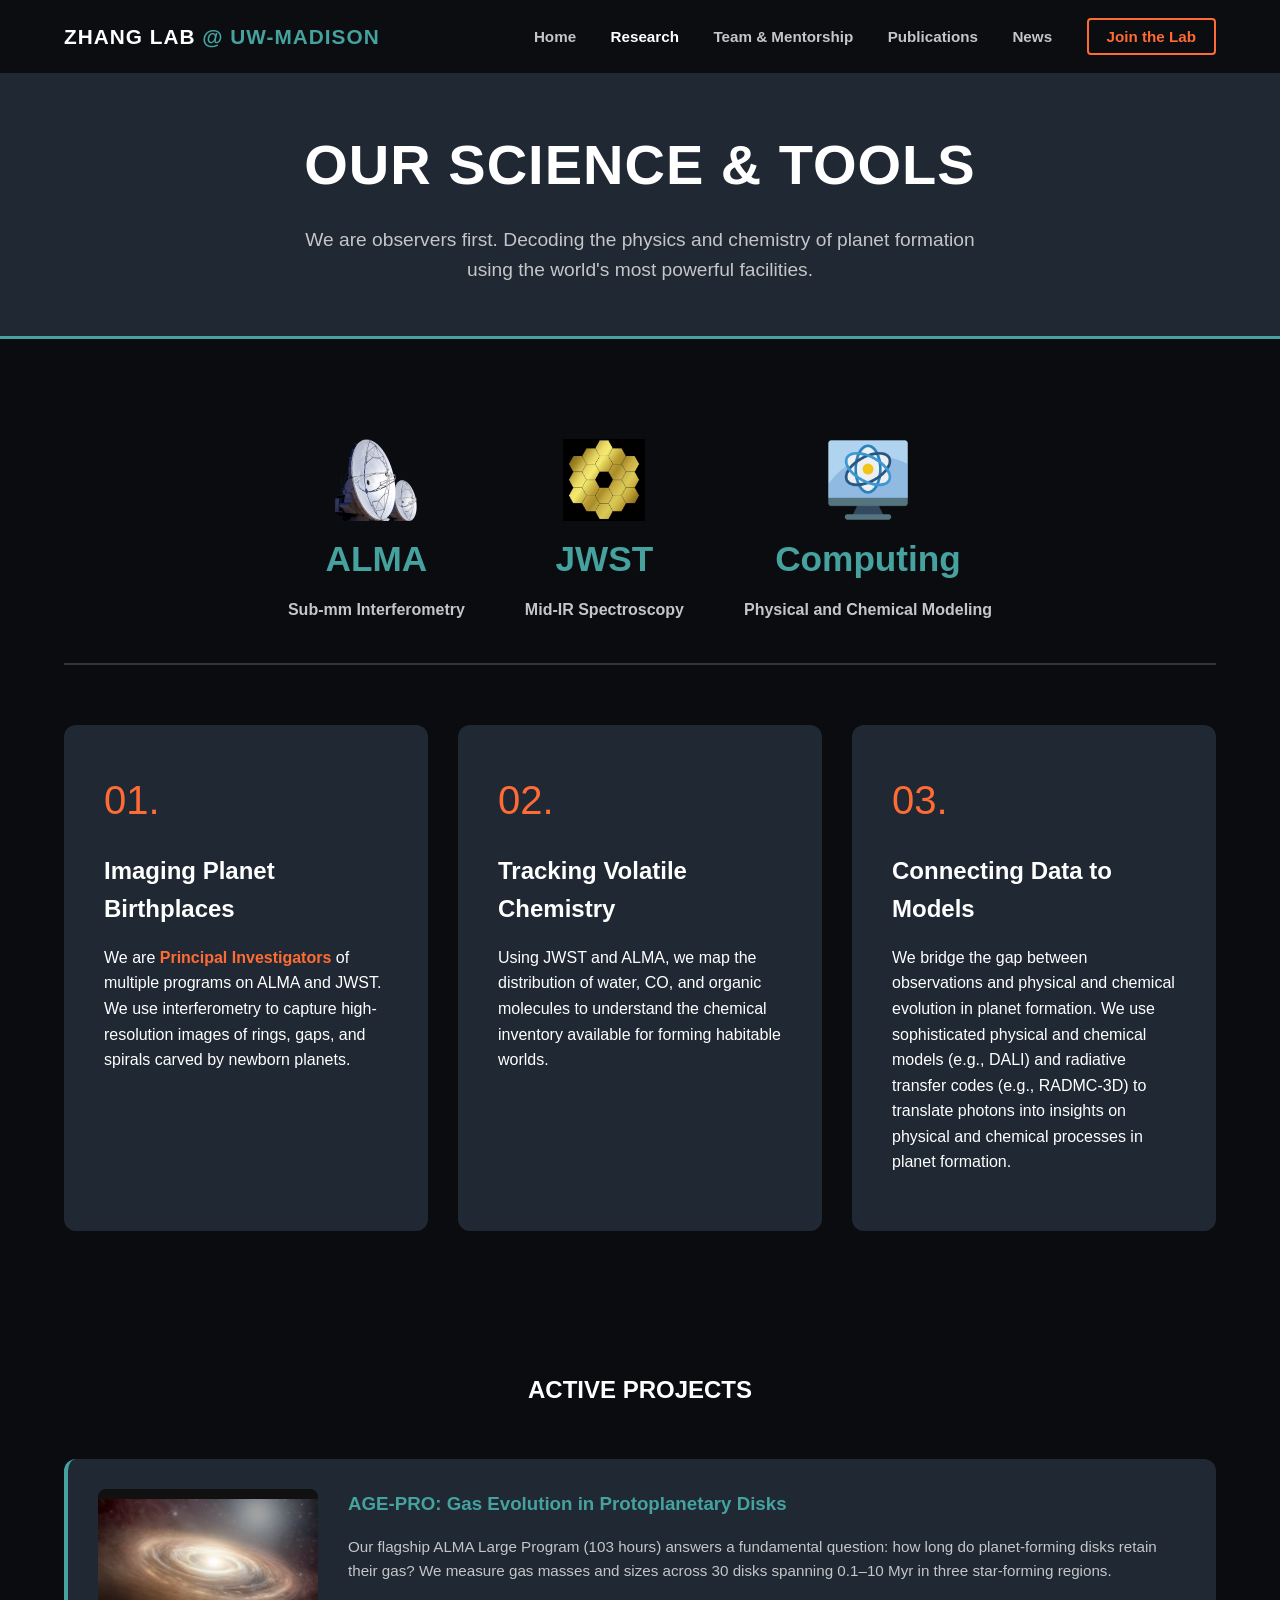
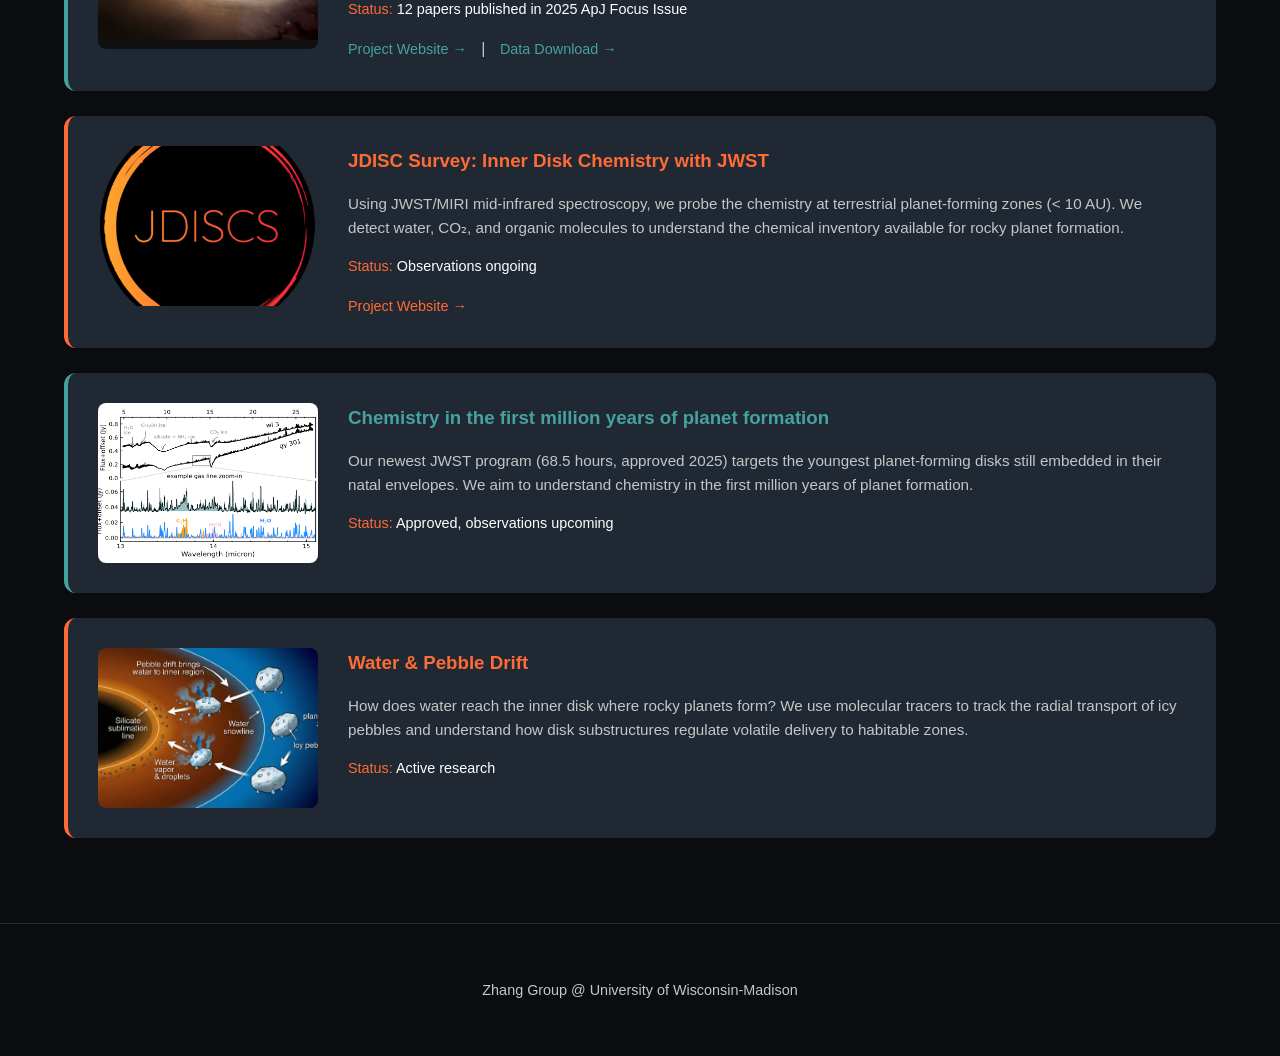
<file: research.html>
<!DOCTYPE html>
<html lang="en">
<head>
    <meta charset="UTF-8">
    <meta name="viewport" content="width=device-width, initial-scale=1.0">
    <title>Zhang Lab | Research & Tools</title>
    <link rel="stylesheet" href="style.css">
</head>
<body>

    <nav class="navbar">
        <div class="logo">Zhang Lab <span>@ UW-Madison</span></div>
        <button class="mobile-menu-btn" aria-label="Toggle menu" style="display: none;">
            <span></span>
            <span></span>
            <span></span>
        </button>
        <style>@media(max-width:768px){.mobile-menu-btn{display:block!important}}</style>
        <div class="nav-links">
            <a href="index.html">Home</a>
            <a href="research.html" class="active">Research</a>
            <a href="team.html">Team & Mentorship</a>
            <a href="publications.html">Publications</a>
            <a href="news.html">News</a>
            <a href="join.html" class="cta">Join the Lab</a>
        </div>
    </nav>
    <script>
        document.querySelector('.mobile-menu-btn').addEventListener('click', function() {
            this.classList.toggle('active');
            document.querySelector('.nav-links').classList.toggle('active');
        });
    </script>

    <header class="page-header">
        <h1>Our Science & Tools</h1>
        <p>We are observers first. Decoding the physics and chemistry of planet formation using the world's most powerful facilities.</p>
    </header>

    <section class="container">
        <div class="data-sources-bar">
            <div class="data-source">
                <img src="images/alma-logo.png" alt="ALMA logo" class="data-source-logo"> 
                <span>ALMA</span>Sub-mm Interferometry</div>
            <div class="data-source">
                <img src="images/jwst_logo.jpg" alt="JWST logo" class="data-source-logo"> 
                <span>JWST</span>
                Mid-IR Spectroscopy
            </div>
            <div class="data-source">
                <img src="images/computing_logo.png" alt="Computing logo" class="data-source-logo"> 
                <span>Computing</span>
                Physical and Chemical Modeling
            </div>

            
        </div>

        <div class="cards-grid">
            <div class="card">
                <div class="card-icon" style="color: var(--accent-orange); font-size: 2.5rem;">01.</div>
                <h3>Imaging Planet Birthplaces</h3>
                <p>We are <span class="highlight-text">Principal Investigators</span> of multiple programs on ALMA and JWST. We use interferometry to capture high-resolution images of rings, gaps, and spirals carved by newborn planets.</p>
            </div>
            <div class="card">
                <div class="card-icon" style="color: var(--accent-orange); font-size: 2.5rem;">02.</div>
                <h3>Tracking Volatile Chemistry</h3>
                <p>Using JWST and ALMA, we map the distribution of water, CO, and organic molecules to understand the chemical inventory available for forming habitable worlds.</p>
            </div>
            <div class="card">
                <div class="card-icon" style="color: var(--accent-orange); font-size: 2.5rem;">03.</div>
                <h3>Connecting Data to Models</h3>
                <p>We bridge the gap between observations and physical and chemical evolution in planet formation. We use sophisticated physical and chemical models (e.g., DALI) and radiative transfer codes (e.g., RADMC-3D) to translate photons into insights on physical and chemical processes in planet formation.</p>
            </div>
        </div>
    </section>

    <section class="container" style="padding-top: 80px;">
        <h2 style="text-align: center; margin-bottom: 50px; text-transform: uppercase; color: var(--text-primary);">Active Projects</h2>

        <div class="project-card" style="display: flex; gap: 30px; background: var(--card-bg); padding: 30px; border-radius: 12px; margin-bottom: 25px; border-left: 4px solid var(--accent-cyan);">
            <img src="images/ALMA-AGE-PRO-S-Dagnello-2025-protoplanetary-disk-936x600.png" alt="AGE-PRO protoplanetary disk" style="width: 220px; height: 160px; object-fit: contain; border-radius: 8px; flex-shrink: 0; background-color: #111;">
            <div>
                <h3 style="color: var(--accent-cyan); margin-bottom: 10px;">AGE-PRO: Gas Evolution in Protoplanetary Disks</h3>
                <p style="color: var(--text-secondary); font-size: 0.95rem; line-height: 1.6;">
                    Our flagship ALMA Large Program (103 hours) answers a fundamental question: how long do planet-forming disks retain their gas? We measure gas masses and sizes across 30 disks spanning 0.1–10 Myr in three star-forming regions.
                </p>
                <p style="margin-top: 12px; font-size: 0.9rem;"><span style="color: var(--accent-orange);">Status:</span> 12 papers published in 2025 ApJ Focus Issue</p>
                <a href="https://agepro.das.uchile.cl" target="_blank" style="color: var(--accent-cyan); font-size: 0.9rem;">Project Website →</a>
                <span style="color: var(--text-secondary); margin: 0 10px;">|</span>
                <a href="https://ke-coco-zhang.github.io/agepro-website/" target="_blank" style="color: var(--accent-cyan); font-size: 0.9rem;">Data Download →</a>
            </div>
        </div>

        <div class="project-card" style="display: flex; gap: 30px; background: var(--card-bg); padding: 30px; border-radius: 12px; margin-bottom: 25px; border-left: 4px solid var(--accent-orange);">
            <img src="images/JDISCS.png" alt="JWST disk spectrum" style="width: 220px; height: 160px; object-fit: cover; border-radius: 8px; flex-shrink: 0;">
            <div>
                <h3 style="color: var(--accent-orange); margin-bottom: 10px;">JDISC Survey: Inner Disk Chemistry with JWST</h3>
                <p style="color: var(--text-secondary); font-size: 0.95rem; line-height: 1.6;">
                    Using JWST/MIRI mid-infrared spectroscopy, we probe the chemistry at terrestrial planet-forming zones (< 10 AU). We detect water, CO₂, and organic molecules to understand the chemical inventory available for rocky planet formation.
                </p>
                <p style="margin-top: 12px; font-size: 0.9rem;"><span style="color: var(--accent-orange);">Status:</span> Observations ongoing</p>
                <a href="https://sites.google.com/view/jdiscs/team/" target="_blank" style="color: var(--accent-orange); font-size: 0.9rem;">Project Website →</a>
            </div>
        </div>

        <div class="project-card" style="display: flex; gap: 30px; background: var(--card-bg); padding: 30px; border-radius: 12px; margin-bottom: 25px; border-left: 4px solid var(--accent-cyan);">
            <img src="images/Oph_JWST.png" alt="Embedded disk" style="width: 220px; height: 160px; object-fit: cover; border-radius: 8px; flex-shrink: 0;">
            <div>
                <h3 style="color: var(--accent-cyan); margin-bottom: 10px;"> Chemistry in the first million years of planet formation</h3>
                <p style="color: var(--text-secondary); font-size: 0.95rem; line-height: 1.6;">
                    Our newest JWST program (68.5 hours, approved 2025) targets the youngest planet-forming disks still embedded in their natal envelopes. We aim to understand chemistry in the first million years of planet formation.
                </p>
                <p style="margin-top: 12px; font-size: 0.9rem;"><span style="color: var(--accent-orange);">Status:</span> Approved, observations upcoming</p>
            </div>
        </div>

        <div class="project-card" style="display: flex; gap: 30px; background: var(--card-bg); padding: 30px; border-radius: 12px; margin-bottom: 25px; border-left: 4px solid var(--accent-orange);">
            <img src="images/pebbledrift.jpg" alt="Pebble drift diagram" style="width: 220px; height: 160px; object-fit: cover; border-radius: 8px; flex-shrink: 0;">
            <div>
                <h3 style="color: var(--accent-orange); margin-bottom: 10px;">Water & Pebble Drift</h3>
                <p style="color: var(--text-secondary); font-size: 0.95rem; line-height: 1.6;">
                    How does water reach the inner disk where rocky planets form? We use molecular tracers to track the radial transport of icy pebbles and understand how disk substructures regulate volatile delivery to habitable zones.
                </p>
                <p style="margin-top: 12px; font-size: 0.9rem;"><span style="color: var(--accent-orange);">Status:</span> Active research</p>
            </div>
        </div>
    </section>

    <footer>
        <p>Zhang Group @ University of Wisconsin-Madison</p>
    </footer>

</body>
</html>
</file>
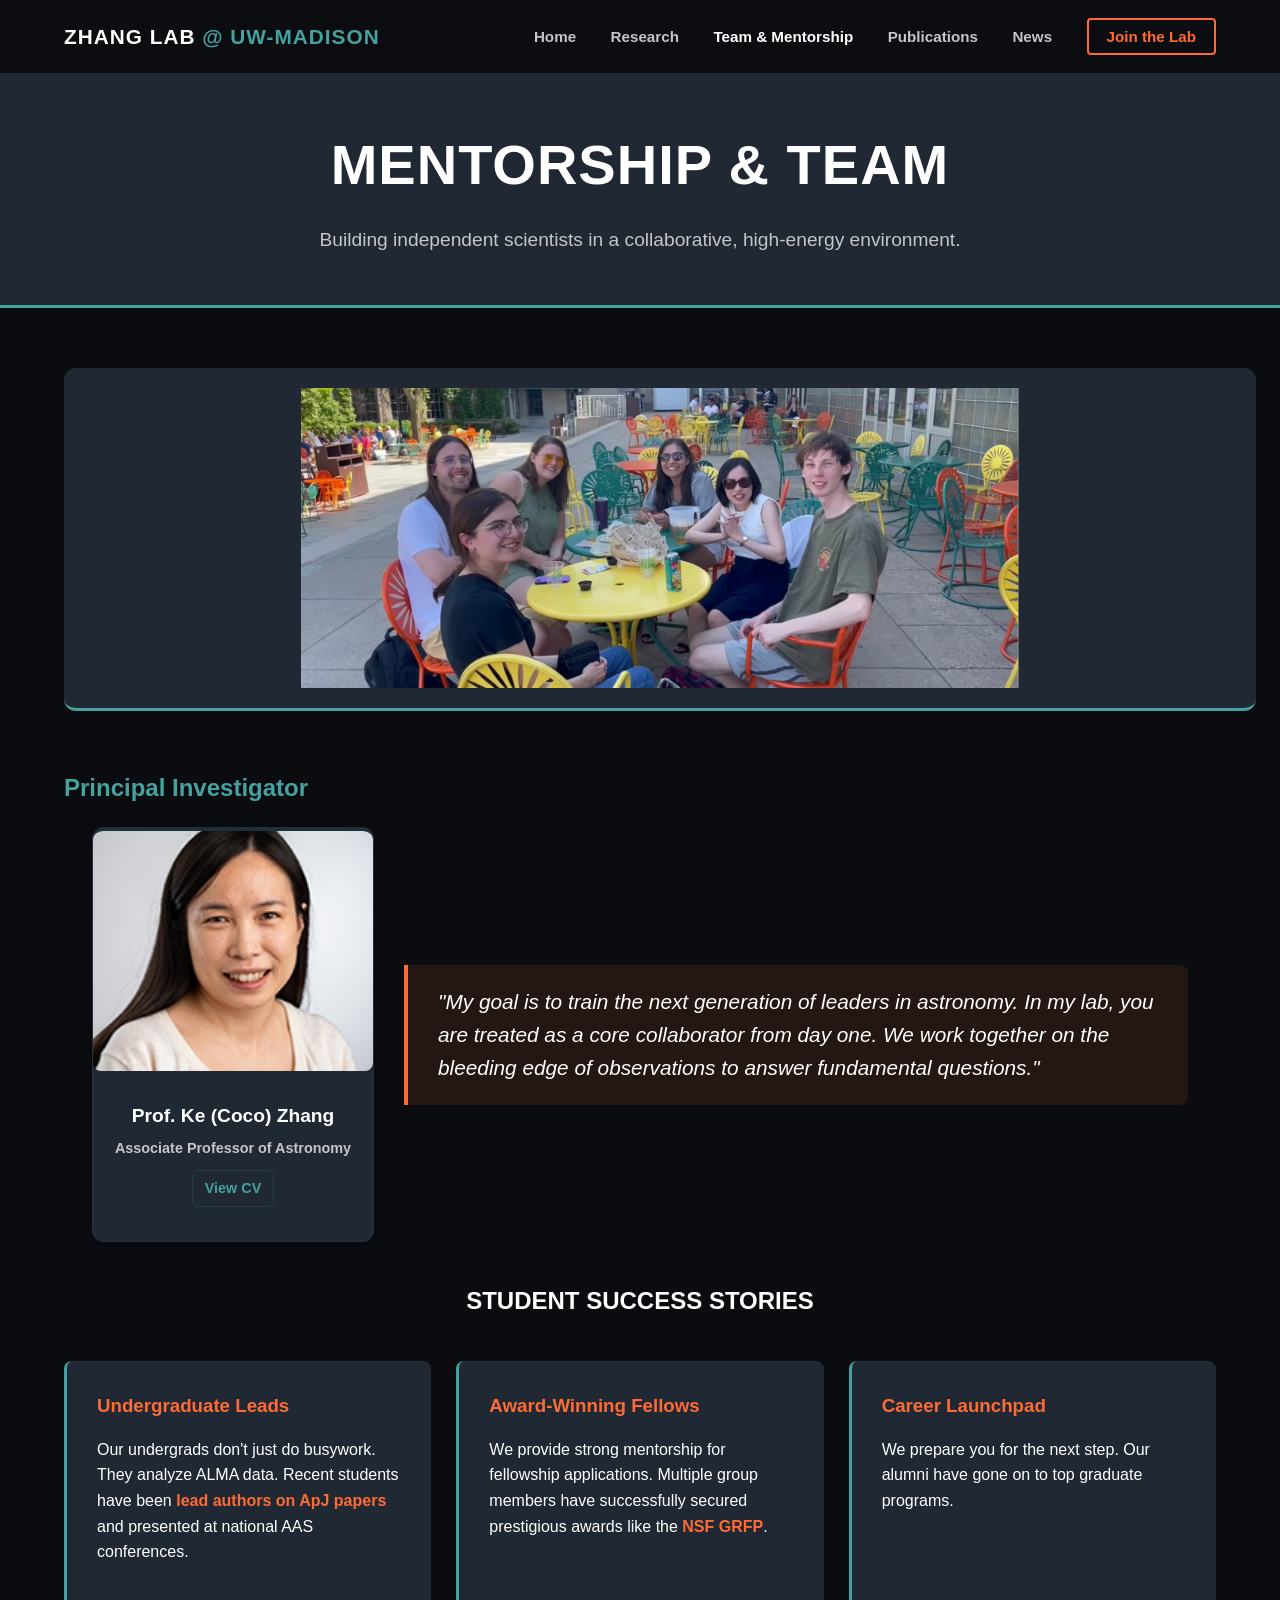
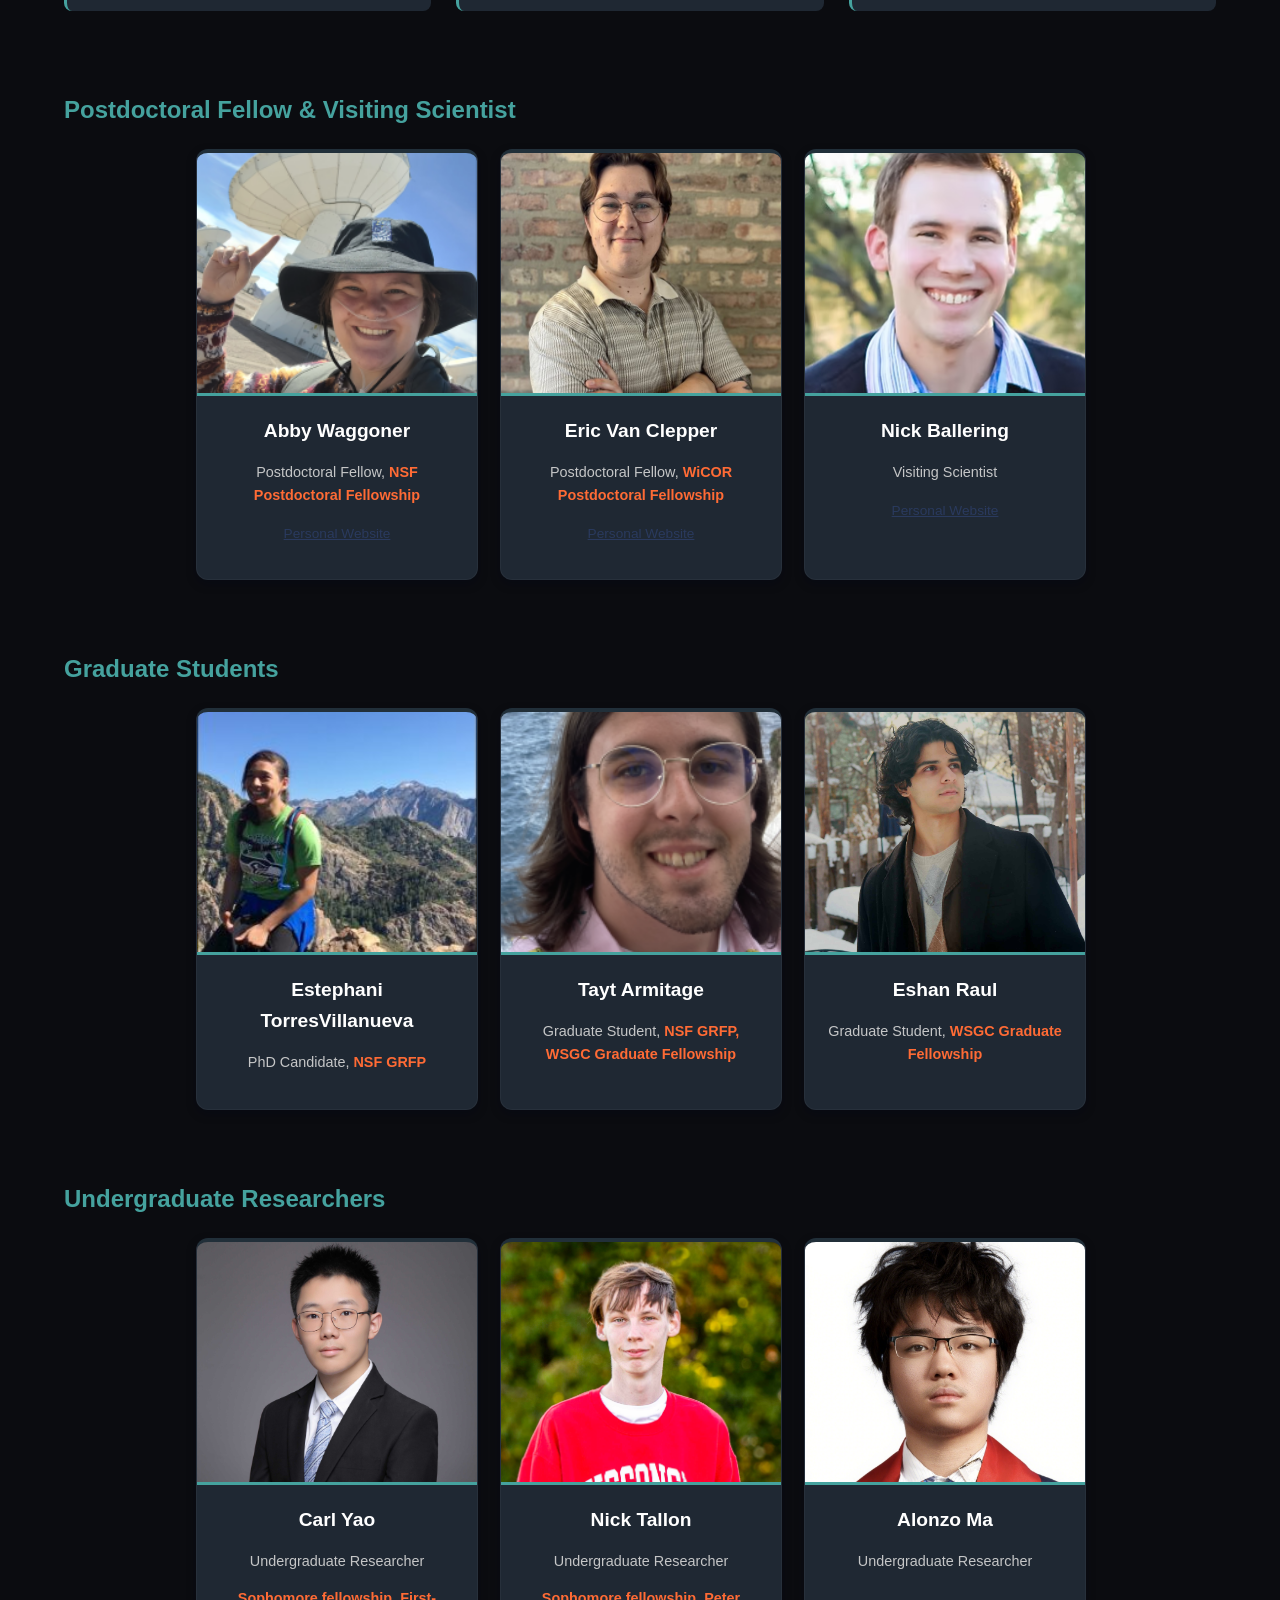
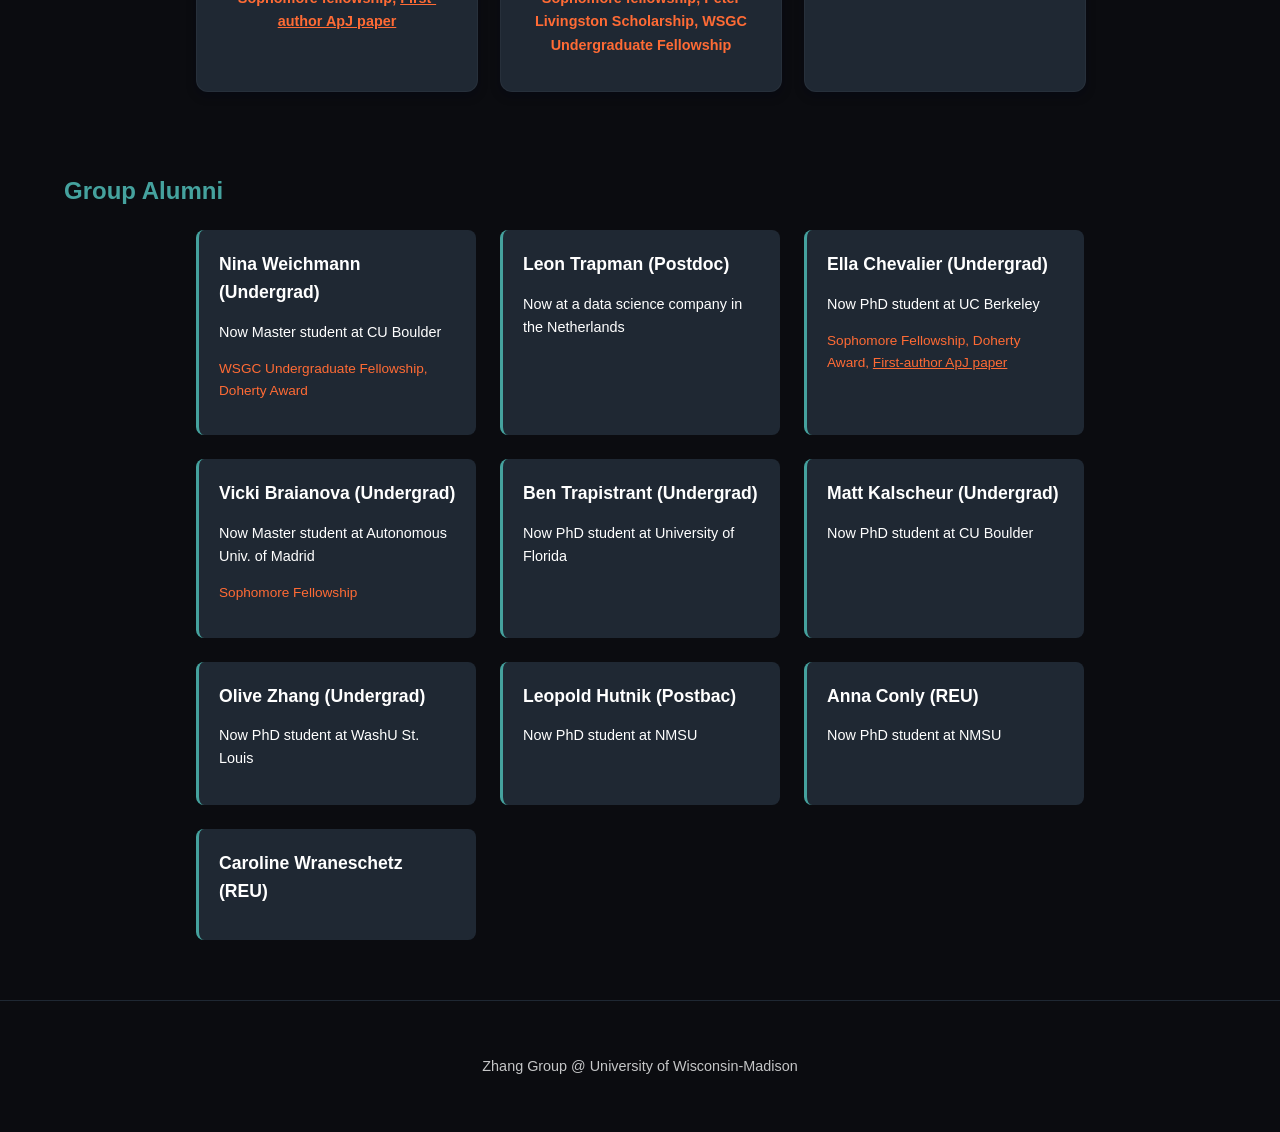
<file: team.html>
<!DOCTYPE html>
<html lang="en">
<head>
    <meta charset="UTF-8">
    <meta name="viewport" content="width=device-width, initial-scale=1.0">
    <title>Zhang Lab | Team & Mentorship</title>
    <link rel="stylesheet" href="style.css">
</head>
<body>

    <nav class="navbar">
        <div class="logo">Zhang Lab <span>@ UW-Madison</span></div>
        <button class="mobile-menu-btn" aria-label="Toggle menu" style="display: none;">
            <span></span>
            <span></span>
            <span></span>
        </button>
        <style>@media(max-width:768px){.mobile-menu-btn{display:block!important}}</style>
        <div class="nav-links">
            <a href="index.html">Home</a>
            <a href="research.html">Research</a>
            <a href="team.html" class="active">Team & Mentorship</a>
            <a href="publications.html">Publications</a>
            <a href="news.html">News</a>
            <a href="join.html" class="cta">Join the Lab</a>
        </div>
    </nav>
    <script>
        document.querySelector('.mobile-menu-btn').addEventListener('click', function() {
            this.classList.toggle('active');
            document.querySelector('.nav-links').classList.toggle('active');
        });
    </script>

    <header class="page-header">
        <h1>Mentorship & Team</h1>
        <p>Building independent scientists in a collaborative, high-energy environment.</p>
    </header>

    <section class="container">
        <img src="images/group_photo_2025.jpg" alt="Zhang Lab group illustration" style="width: 100%; max-height: 300px; object-fit: contain; border-radius: 12px; margin-bottom: 50px; background-color: var(--card-bg); padding: 20px; border-bottom: 3px solid var(--accent-cyan);">

        <h2>Principal Investigator</h2>
        <div class="pi-hero">
            <div class="member-card pi-card">
                <img src="images/people_headphotos/Zhang.jpg" alt="Ke Zhang" class="member-img">
                <div class="member-info">
                    <h3 class="pi-name">Prof. Ke (Coco) Zhang</h3>
                    <p class="pi-title">Associate Professor of Astronomy</p>
                    <p style="margin-top:10px;"><a href="files/KeZhang_CV.pdf" class="pi-cv-link" target="_blank" rel="noopener">View CV</a></p>
                </div>
            </div>
            <div class="mentorship-quote pi-quote">
                "My goal is to train the next generation of leaders in astronomy. In my lab, you are treated as a core collaborator from day one. We work together on the bleeding edge of observations to answer fundamental questions."
            </div>
        </div>

        <h2 style="text-align: center; margin-bottom: 40px; text-transform: uppercase; color: var(--text-primary);">Student Success Stories</h2>
        <div class="success-stories-grid">
            <div class="success-card">
                <h3>Undergraduate Leads</h3>
                <p>Our undergrads don't just do busywork. They analyze ALMA data. Recent students have been <span class="highlight-text">lead authors on ApJ papers</span> and presented at national AAS conferences.</p>
            </div>
            <div class="success-card">
                <h3>Award-Winning Fellows</h3>
                <p>We provide strong mentorship for fellowship applications. Multiple group members have successfully secured prestigious awards like the <span class="highlight-text">NSF GRFP</span>.</p>
            </div>
            <div class="success-card">
                <h3>Career Launchpad</h3>
                <p>We prepare you for the next step. Our alumni have gone on to top graduate programs.</p>
            </div>
        </div>


        <h2 style="margin-top: 80px;">Postdoctoral Fellow & Visiting Scientist</h2>
        <div class="team-grid">
            <div class="member-card">
                <img src="images/people_headphotos/Abby.png" class="member-img" alt="Abby Waggoner">
                <div class="member-info">
                    <h3>Abby Waggoner</h3>
                    <p>Postdoctoral Fellow, <span class="highlight-text">NSF Postdoctoral Fellowship</span></p>
                    <p><a href="https://www.abygailrwaggoner.com" class="member-website-link" target="_blank" rel="noopener">Personal Website</a></p>
                </div>
            </div>
            <div class="member-card">
                <img src="images/people_headphotos/Eric_Van_Clepper.jpg" class="member-img" alt="Eric Van Clepper">
                <div class="member-info">
                    <h3>Eric Van Clepper</h3>
                    <p>Postdoctoral Fellow, <span class="highlight-text">WiCOR Postdoctoral Fellowship</span></p>
                    <p><a href="https://www.ericvc.com" class="member-website-link" target="_blank" rel="noopener">Personal Website</a></p>
                </div>
            </div>
            <div class="member-card">
                <img src="images/people_headphotos/Nick.avif" class="member-img" alt="Nick Ballering">
                <div class="member-info">
                    <h3>Nick Ballering</h3>
                    <p>Visiting Scientist</p>
                    <p><a href="https://www.nickballering.com" class="member-website-link" target="_blank" rel="noopener">Personal Website</a></p>
                </div>
            </div>
        </div>

        <h2 style="margin-top: 70px;">Graduate Students</h2>
        <div class="team-grid">
            <div class="member-card">
                <img src="images/people_headphotos/Estephani.jpg" class="member-img" alt="Estephani TorresVillanueva">
                <div class="member-info">
                    <h3>Estephani TorresVillanueva</h3>
                    <p>PhD Candidate, <span class="highlight-text">NSF GRFP</span></p>
                    <!-- No personal website for undergraduate students -->
                </div>
            </div>
            <div class="member-card">
                <img src="images/people_headphotos/Tayt.png" class="member-img" alt="Tayt Armitage">
                <div class="member-info">
                    <h3>Tayt Armitage</h3>
                    <p>Graduate Student, <span class="highlight-text">NSF GRFP, WSGC Graduate Fellowship</span></p>
                    <!-- No personal website for undergraduate students -->
                </div>
            </div>
            <div class="member-card">
                <img src="images/people_headphotos/Eshan.jpg" class="member-img" alt="Eshan Raul">
                <div class="member-info">
                    <h3>Eshan Raul</h3>
                    <p>Graduate Student, <span class="highlight-text">WSGC Graduate Fellowship</span></p>
                    <!-- No personal website for undergraduate students -->
                </div>
            </div>
        </div>

        <h2 style="margin-top: 70px;">Undergraduate Researchers</h2>
        <div class="team-grid">
            <div class="member-card">
                <img src="images/people_headphotos/Carl_Yao.jpg" class="member-img" alt="Carl Yao">
                <div class="member-info">
                    <h3>Carl Yao</h3>
                    <p>Undergraduate Researcher</p>

                    <p><span class="highlight-text">Sophomore fellowship, <a href="https://scixplorer.org/abs/2026ApJ..1005...70Y/abstract" target="_blank" rel="noopener" style="color: inherit; text-decoration: underline;">First-author ApJ paper</a></span></p>
                </div>
            </div>
            <div class="member-card">
                <img src="images/people_headphotos/Nick_Tallon.jpg" class="member-img" alt="Nick Tallon">
                <div class="member-info">
                    <h3>Nick Tallon</h3>
                    <p>Undergraduate Researcher</p>
                    
                    <p><span class="highlight-text">Sophomore fellowship, Peter Livingston Scholarship, WSGC Undergraduate Fellowship</span></p>
                </div>
            </div>
            <div class="member-card">
                <img src="images/people_headphotos/Alonzo_Ma.png" class="member-img" alt="Alonzo Ma">
                <div class="member-info">
                    <h3>Alonzo Ma</h3>
                    <p>Undergraduate Researcher</p>
                    
                </div>
            </div>
        </div>

        <h2 style="margin-top: 80px;">Group Alumni</h2>
    <div class="team-grid">
            <div class="success-card" style="padding: 20px;">
                <h3 style="font-size: 1.1rem; margin-bottom: 5px; color: var(--text-primary);">Nina Weichmann (Undergrad)</h3>
                <p style="font-size: 0.9rem;">Now Master student at CU Boulder</p>
                <p style="font-size: 0.85rem; color: var(--accent-orange);">WSGC Undergraduate Fellowship, Doherty Award</p>
            </div>
            <div class="success-card" style="padding: 20px;">
                <h3 style="font-size: 1.1rem; margin-bottom: 5px; color: var(--text-primary);">Leon Trapman (Postdoc)</h3>
                <p style="font-size: 0.9rem;">Now at a data science company in the Netherlands</p>
            </div>
            <div class="success-card" style="padding: 20px;">
                <h3 style="font-size: 1.1rem; margin-bottom: 5px; color: var(--text-primary);">Ella Chevalier (Undergrad)</h3>
                <p style="font-size: 0.9rem;">Now PhD student at UC Berkeley</p>
                <p style="font-size: 0.85rem; color: var(--accent-orange);">Sophomore Fellowship, Doherty Award, <a href="https://scixplorer.org/abs/2026ApJ..1005..199C/abstract" target="_blank" rel="noopener" style="color: inherit; text-decoration: underline;">First-author ApJ paper</a></p>
            </div>
             <div class="success-card" style="padding: 20px;">
                <h3 style="font-size: 1.1rem; margin-bottom: 5px; color: var(--text-primary);">Vicki Braianova (Undergrad)</h3>
                <p style="font-size: 0.9rem;">Now Master student at Autonomous Univ. of Madrid</p>
                <p style="font-size: 0.85rem; color: var(--accent-orange);">Sophomore Fellowship</p>
            </div>
            <div class="success-card" style="padding: 20px;">
                <h3 style="font-size: 1.1rem; margin-bottom: 5px; color: var(--text-primary);">Ben Trapistrant (Undergrad)</h3>
                <p style="font-size: 0.9rem;">Now PhD student at University of Florida</p>
            </div>
             <div class="success-card" style="padding: 20px;">
                <h3 style="font-size: 1.1rem; margin-bottom: 5px; color: var(--text-primary);">Matt Kalscheur (Undergrad)</h3>
                <p style="font-size: 0.9rem;">Now PhD student at CU Boulder</p>
            </div>
             <div class="success-card" style="padding: 20px;">
                <h3 style="font-size: 1.1rem; margin-bottom: 5px; color: var(--text-primary);">Olive Zhang (Undergrad)</h3>
                <p style="font-size: 0.9rem;">Now PhD student at WashU St. Louis</p>
            </div>
             <div class="success-card" style="padding: 20px;">
                <h3 style="font-size: 1.1rem; margin-bottom: 5px; color: var(--text-primary);">Leopold Hutnik (Postbac)</h3>
                <p style="font-size: 0.9rem;">Now PhD student at NMSU</p>
            </div>
             <div class="success-card" style="padding: 20px;">
                <h3 style="font-size: 1.1rem; margin-bottom: 5px; color: var(--text-primary);">Anna Conly (REU)</h3>
                <p style="font-size: 0.9rem;">Now PhD student at NMSU</p>
            </div>
             <div class="success-card" style="padding: 20px;">
                <h3 style="font-size: 1.1rem; margin-bottom: 5px; color: var(--text-primary);">Caroline Wraneschetz (REU)</h3>
                <p style="font-size: 0.9rem;"></p>
            </div>
        </div>
    </section>

    <footer>
        <p>Zhang Group @ University of Wisconsin-Madison</p>
    </footer>

</body>
</html>
</file>
<file: style.css>
/* Personal website link styling for member cards */
.member-website-link {
    margin-top: 6px;
    font-size: 0.95em;
    color: #2a3a5e;
    text-decoration: underline;
    background: none;
    border: none;
    border-radius: 0;
    box-shadow: none;
    padding: 0;
    transition: color 0.2s;
}
.member-website-link:hover,
.member-website-link:focus {
    color: #1a237e;
    outline: none;
}
/* --- style.css (品牌升级版) --- */
/* 定义颜色变量 */
:root {
    --bg-color: #0B0C10; /* 深空黑背景 */
    --text-primary: #FFFFFF; /* 主要文字白 */
    --text-secondary: #C5C6C7; /* 次要文字灰 */
    --accent-cyan: #45A29E; /* 青色强调 (代表气体/ALMA) */
    --accent-orange: #FF6B35; /* 橙色强调 (代表尘埃/JWST/活力) */
    --card-bg: #1F2833; /* 卡片背景色 */
}

/* 全局设置 */
body, html {
    margin: 0; padding: 0;
    /* 建议使用更现代的字体组合，这里保留原设置，你可以稍后引入 Google Fonts 的 Inter 字体 */
    font-family: 'Segoe UI', Roboto, Helvetica, Arial, sans-serif;
    background-color: var(--bg-color);
    color: var(--text-primary);
    line-height: 1.6;
}

a { text-decoration: none; color: inherit; transition: 0.3s; }
h1, h2, h3 { margin-top: 0; font-weight: 700; }
/* 让所有 H2 标题默认使用青色强调 */
h2 { color: var(--accent-cyan); }

/* 通用容器 */
.container {
    width: 90%; max-width: 1200px; margin: 0 auto; padding: 60px 0;
}
/* 页面标题区域 (增强冲击力) */
.page-header {
    background-color: var(--card-bg); padding: 120px 0 50px; /* 增加顶部内边距 */
    text-align: center; border-bottom: 3px solid var(--accent-cyan); /* 增加底部强调线 */
}
.page-header h1 {
    font-size: 3.5rem; color: var(--text-primary);
    text-transform: uppercase; letter-spacing: 1px; margin-bottom: 15px;
}
.page-header p { font-size: 1.2rem; max-width: 700px; margin: 0 auto; color: var(--text-secondary);}

/* 强调文字高亮 */
.highlight-text { color: var(--accent-orange); font-weight: bold; }

/* --- 导航栏 --- */
.navbar {
    display: flex; justify-content: space-between; align-items: center;
    padding: 20px 5%; background-color: rgba(11, 12, 16, 0.95);
    position: fixed; width: 90%; top: 0; z-index: 100;
    border-bottom: 1px solid #1F2833; backdrop-filter: blur(10px);
}
.logo { font-weight: bold; font-size: 1.3rem; letter-spacing: 1px; text-transform: uppercase;}
.logo span { color: var(--accent-cyan); }
.nav-links a {
    margin-left: 30px; font-size: 0.95rem; font-weight: 600; color: var(--text-secondary);
}
.nav-links a:hover, .nav-links a.active { color: var(--text-primary); }
.nav-links a.cta {
    border: 2px solid var(--accent-orange); color: var(--accent-orange);
    padding: 8px 18px; border-radius: 4px;
}
.nav-links a.cta:hover { background-color: var(--accent-orange); color: var(--bg-color); }

/* --- 首页 Hero Section (战斗宣言版) --- */
.hero {
    height: 95vh; min-height: 600px; display: flex; align-items: center; position: relative;
    /* 保持你原有的图片链接 */
    background-image: linear-gradient(rgba(11, 12, 16, 0.5), rgba(11, 12, 16, 0.8)), url('images/ALMA-AGE-PRO-S-Dagnello-2025-protoplanetary-disk-936x600.png');
    background-size: cover; background-position: center; padding-top: 60px;
    border-bottom: 3px solid var(--accent-cyan);
}
.hero-content { width: 90%; max-width: 1200px; margin: 0 auto; }
.hero h1 {
    font-size: 4rem; line-height: 1.1; max-width: 900px; margin-bottom: 25px;
    text-transform: uppercase; letter-spacing: -0.5px;
}
.hero h1 span { color: var(--accent-cyan); }
.hero p {
    font-size: 1.4rem; color: var(--text-primary); max-width: 700px; margin-bottom: 40px;
    font-weight: 400; border-left: 4px solid var(--accent-orange); padding-left: 20px;
}
.btn {
    display: inline-block; padding: 15px 35px;
    background-color: var(--accent-orange); /* 改用更活力的橙色 */
    color: var(--bg-color); font-weight: bold; font-size: 1.1rem;
    border-radius: 4px; text-transform: uppercase; letter-spacing: 1px;
}
.btn:hover { background-color: #FF8C5F; transform: translateY(-3px); box-shadow: 0 10px 20px -10px rgba(255, 107, 53, 0.5);}

/* --- 卡片样式 (用于首页竞争优势和研究页) --- */
.cards-grid { display: flex; gap: 30px; justify-content: center; }
.card {
    background-color: var(--card-bg); padding: 40px; border-radius: 12px; flex: 1;
    border-top: 3px solid transparent; transition: 0.3s;
}
.card:hover { border-top-color: var(--accent-cyan); transform: translateY(-5px);}
.card-icon { font-size: 3rem; margin-bottom: 20px; color: var(--accent-cyan); }
.card h3 { font-size: 1.5rem; margin-bottom: 15px; color: var(--text-primary); }

/* --- 研究页：“武器库”展示栏 --- */
.data-sources-bar {
    display: flex; justify-content: center; gap: 60px; padding: 40px 0;
    border-bottom: 2px solid #333; margin-bottom: 60px;
}
.data-source { text-align: center; color: var(--text-secondary); font-weight: bold; }
.data-source span { display: block; font-size: 2.2rem; color: var(--accent-cyan); margin-bottom: 10px; }

/* JWST logo in the data-source bar */
.data-source-logo { width: 82px; height: 82px; display: block; margin: 0 auto 10px; }

/* Accessibility helper: visually hidden but available to screen readers */
.visually-hidden {
    position: absolute !important; height: 1px; width: 1px; overflow: hidden;
    clip: rect(1px, 1px, 1px, 1px); white-space: nowrap; border: 0; padding: 0; margin: -1px;
}

/* --- 团队页样式 (增强导师板块) --- */
.mentorship-quote {
    font-size: 1.3rem; font-style: italic; color: var(--text-primary);
    border-left: 4px solid var(--accent-orange); padding: 20px 30px;
    background-color: rgba(255, 107, 53, 0.1); margin: 30px auto 50px;
    max-width: 900px; border-radius: 0 8px 8px 0;
}

/* PI hero layout: photo on left, mentorship quote on right */
.pi-hero { display: flex; align-items: center; gap: 30px; justify-content: center; margin-bottom: 40px; }
.pi-card { max-width: 280px; width: 280px; text-align: left; margin: 0; }
.pi-card .member-img { height: 240px; border-bottom: none; border-radius: 8px; object-fit: cover; }
.pi-name { font-size: 1.8rem; color: var(--accent-cyan); margin: 10px 0 6px; }
.pi-title { font-weight: bold; color: var(--accent-orange); margin: 0; }
.pi-quote { flex: 1; margin: 0; max-width: 720px; }
.success-stories-grid { display: grid; grid-template-columns: repeat(auto-fit, minmax(300px, 1fr)); gap: 25px; margin-bottom: 60px;}
.success-card {
    background-color: var(--card-bg); padding: 30px; border-radius: 8px;
    border-left: 3px solid var(--accent-cyan);
}
.success-card h3 { color: var(--accent-orange); margin-bottom: 10px; }

/* 现有团队成员网格样式调整 */
.team-grid { display: grid; grid-template-columns: repeat(auto-fit, 280px); gap: 24px; justify-content: center; }
.member-card { background-color: var(--card-bg); border-radius: 12px; overflow: hidden; text-align: center; transition: box-shadow 220ms cubic-bezier(.2,.9,.2,1), transform 220ms cubic-bezier(.2,.9,.2,1); width: 100%;
    border: 1px solid rgba(255,255,255,0.04); /* subtle border */
    box-shadow: 0 4px 10px rgba(2,6,23,0.35); /* soft base shadow */
    border-top: 4px solid rgba(69,162,158,0.06); /* subtle cyan top accent */
}
.member-card:hover { transform: translateY(-6px); box-shadow: 0 18px 40px rgba(2,6,23,0.5); border-top-color: rgba(69,162,158,0.18); }
.member-img { width: 100%; height: 240px; object-fit: cover; background-color: #333; border-bottom: 3px solid var(--accent-cyan); display:block; }

/* PI portrait now matches other cards */
.pi-card { width: 280px; }
.pi-card .member-img { height: 240px; }
.member-info { padding: 20px; }
.member-info h3 { margin-bottom: 5px; color: var(--text-primary); font-size: 1.2rem;}
.member-info p { color: var(--text-secondary); font-size: 0.9rem; }

/* PI CV link button */
.pi-cv-link {
    display: inline-block; padding: 6px 12px; background-color: transparent;
    color: var(--accent-cyan); border: 1px solid rgba(69,162,158,0.18); border-radius: 6px; font-weight: 600;
}
.pi-cv-link:hover { background-color: rgba(69,162,158,0.08); color: var(--text-primary); border-color: rgba(69,162,158,0.28); }

/* --- 加入我们页 & 页脚 & 论文列表 (保持原样) --- */
.join-content { display: flex; gap: 50px; align-items: flex-start; }
.join-text { flex: 2; }
.join-sidebar { flex: 1; background-color: var(--card-bg); padding: 30px; border-radius: 12px; }
.checklist li { margin-bottom: 10px; }
.checklist li::before { content: "✓"; color: var(--accent-cyan); margin-right: 10px; }
footer { text-align: center; padding: 40px 0; color: var(--text-secondary); font-size: 0.9rem; border-top: 1px solid var(--card-bg); background-color: #0B0C10;}
.pub-list-container { max-width: 900px; margin: 0 auto; }
.pub-entry { display: flex; gap: 25px; margin-bottom: 30px; padding-bottom: 25px; border-bottom: 1px solid var(--card-bg); }
.pub-year { font-size: 1.4rem; font-weight: bold; color: var(--accent-cyan); min-width: 60px; text-align: right; flex-shrink: 0; }
.pub-details h3 { margin-bottom: 8px; font-size: 1.1rem; line-height: 1.4; color: var(--text-primary); }
.pub-authors { color: var(--text-secondary); margin-bottom: 5px; font-style: italic; }
.pub-authors strong { color: var(--text-primary); font-weight: bold; font-style: normal;}
.pub-journal { color: var(--text-secondary); font-size: 0.9rem; margin-bottom: 12px; }
.ads-link-btn { display: inline-block; font-size: 0.85rem; color: var(--accent-cyan); border: 1px solid var(--accent-cyan); padding: 4px 10px; border-radius: 4px; transition: 0.3s; }
.ads-link-btn:hover { background-color: var(--accent-cyan); color: var(--bg-color); text-decoration: none; }

/* --- Mobile Menu Button --- */
.mobile-menu-btn {
    display: none;
    background: transparent;
    border: none;
    cursor: pointer;
    padding: 10px;
    z-index: 101;
    visibility: hidden;
}

@media (max-width: 768px) {
    .mobile-menu-btn {
        display: block;
        visibility: visible;
    }
}
.mobile-menu-btn span {
    display: block;
    width: 25px;
    height: 3px;
    background-color: var(--text-primary);
    margin: 5px 0;
    border-radius: 2px;
    transition: 0.3s;
}
.mobile-menu-btn.active span:nth-child(1) {
    transform: rotate(45deg) translate(5px, 5px);
}
.mobile-menu-btn.active span:nth-child(2) {
    opacity: 0;
}
.mobile-menu-btn.active span:nth-child(3) {
    transform: rotate(-45deg) translate(7px, -6px);
}

/* --- 手机端适配 --- */
@media (max-width: 768px) {
    .navbar { padding: 15px; }
    .nav-links {
        display: none;
        position: absolute;
        top: 100%;
        left: 0;
        right: 0;
        background-color: rgba(11, 12, 16, 0.98);
        flex-direction: column;
        padding: 20px;
        border-top: 1px solid var(--card-bg);
    }
    .nav-links.active { display: flex; }
    .nav-links a {
        margin: 0;
        padding: 15px 0;
        border-bottom: 1px solid var(--card-bg);
        text-align: center;
    }
    .nav-links a:last-child { border-bottom: none; }
    .nav-links a.cta {
        margin-top: 10px;
        padding: 15px;
    }
    .hero h1 { font-size: 2.8rem; } .page-header h1 { font-size: 2.5rem; }
    .cards-grid, .join-content, .mentorship-section, .success-stories-grid { flex-direction: column; }
    .data-sources-bar { gap: 30px; flex-wrap: wrap; }
    .pub-entry { flex-direction: column; gap: 5px; } .pub-year { text-align: left; font-size: 1.1rem; margin-bottom: 5px;}
    /* Stack the PI photo and quote on mobile */
    .pi-hero { flex-direction: column; align-items: center; }
    .pi-quote { max-width: 100%; }
    /* Project cards stack on mobile */
    .project-card { flex-direction: column !important; }
    .project-card img { width: 100% !important; height: 200px !important; }
}

/* 用于高亮 UW-Madison 作者的专门样式 */
.uw-author-highlight {
    color: var(--accent-orange) !important; /* 强制使用橙色 */
    font-weight: 700; /* 加粗 */
}

/* --- 论文页：按年份折叠 (older years collapsed behind a toggle) --- */
.pub-year-toggle { margin-bottom: 15px; }
.pub-year-toggle summary {
    display: flex; align-items: center; gap: 15px;
    cursor: pointer; user-select: none;
    background-color: var(--card-bg); padding: 15px 20px; border-radius: 8px;
    border-left: 4px solid var(--accent-cyan);
    font-weight: 700; font-size: 1.2rem; color: var(--accent-cyan);
    list-style: none; transition: 0.2s;
}
.pub-year-toggle summary::-webkit-details-marker { display: none; }
.pub-year-toggle summary::before {
    content: '▸'; color: var(--accent-orange); transition: transform 0.2s;
}
.pub-year-toggle[open] summary::before { transform: rotate(90deg); }
.pub-year-toggle summary:hover { border-left-color: var(--accent-orange); }
.pub-year-toggle .toggle-count {
    margin-left: auto; font-size: 0.85rem; font-weight: 600;
    color: var(--text-secondary); text-transform: uppercase; letter-spacing: 1px;
}
.pub-year-toggle[open] summary { margin-bottom: 30px; }
.pub-year-toggle .pub-entry:first-of-type { margin-top: 0; }

/* 组内成员一作论文的徽章 */
.lab-led-badge {
    display: inline-block; vertical-align: middle; margin-left: 8px;
    font-size: 0.68rem; font-weight: 700; letter-spacing: 1px; text-transform: uppercase;
    color: var(--accent-orange); border: 1px solid var(--accent-orange);
    padding: 2px 9px; border-radius: 999px; white-space: nowrap;
}
</file>
